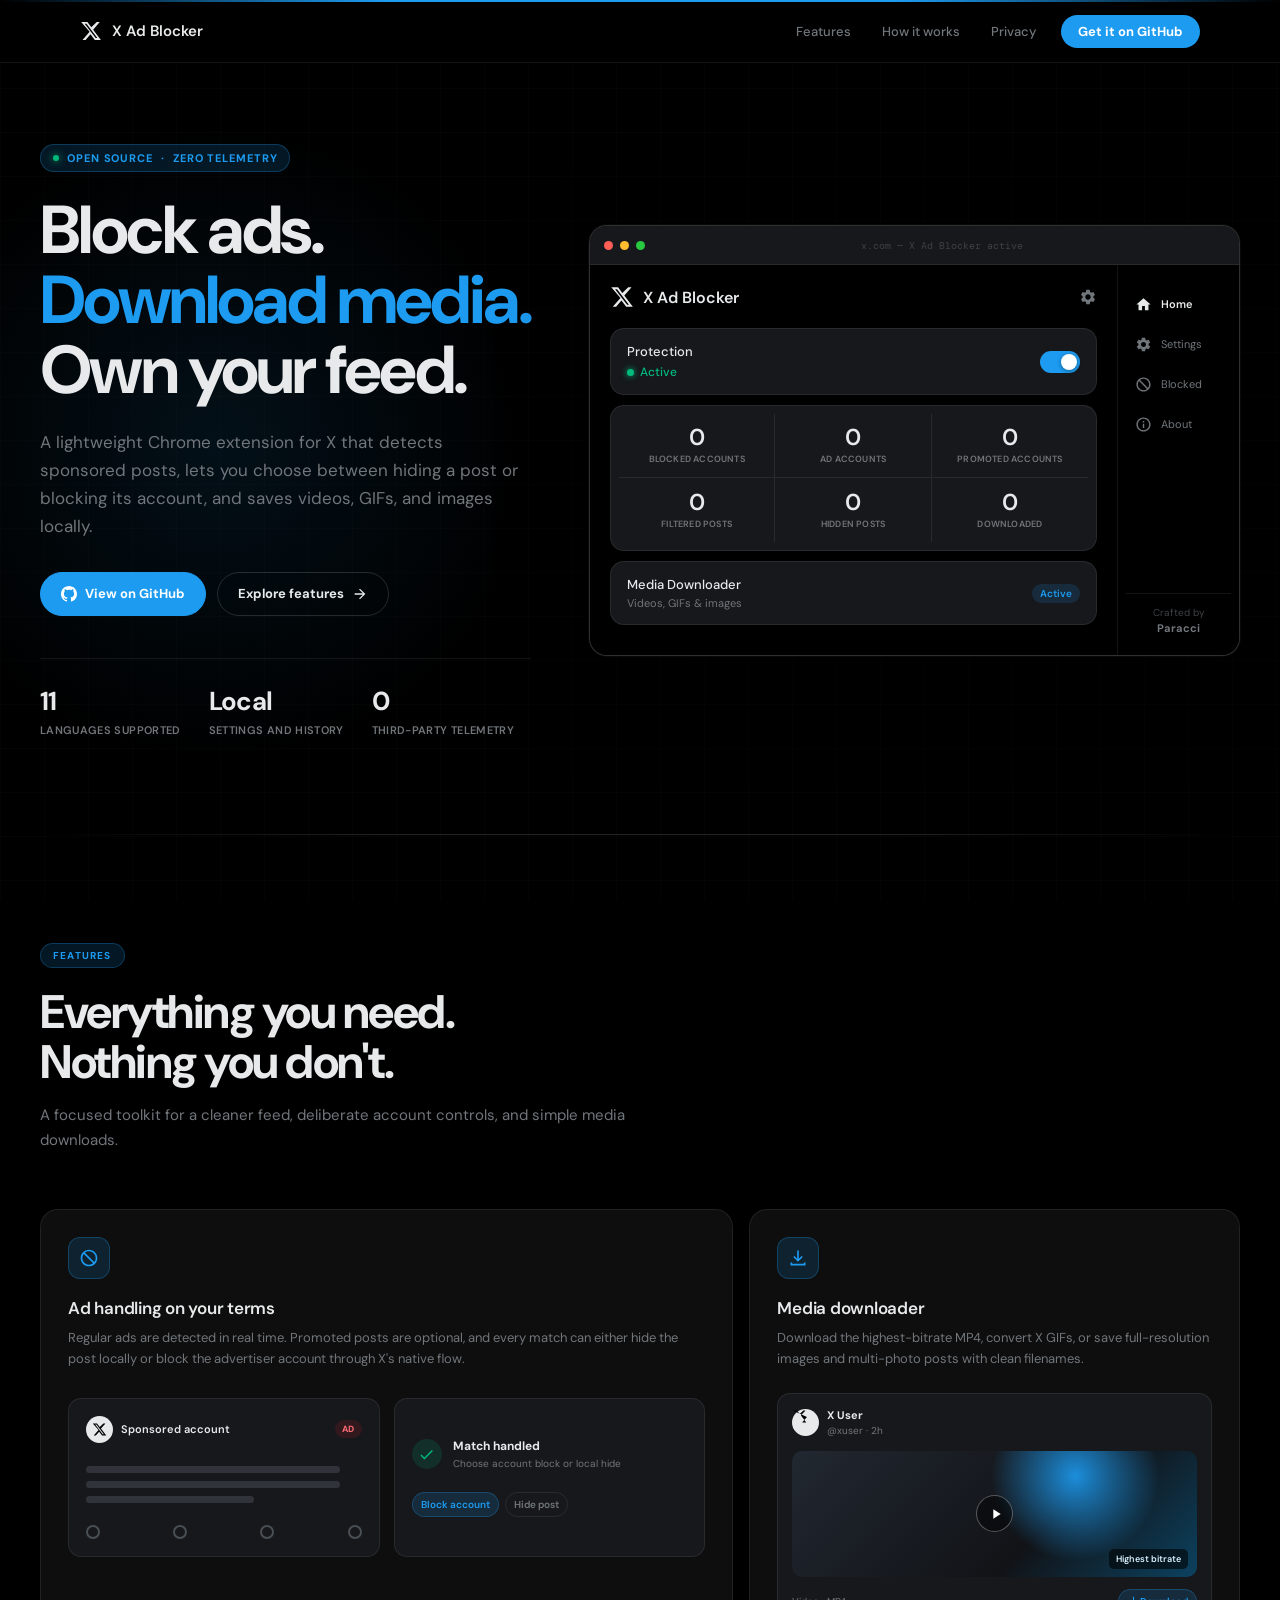
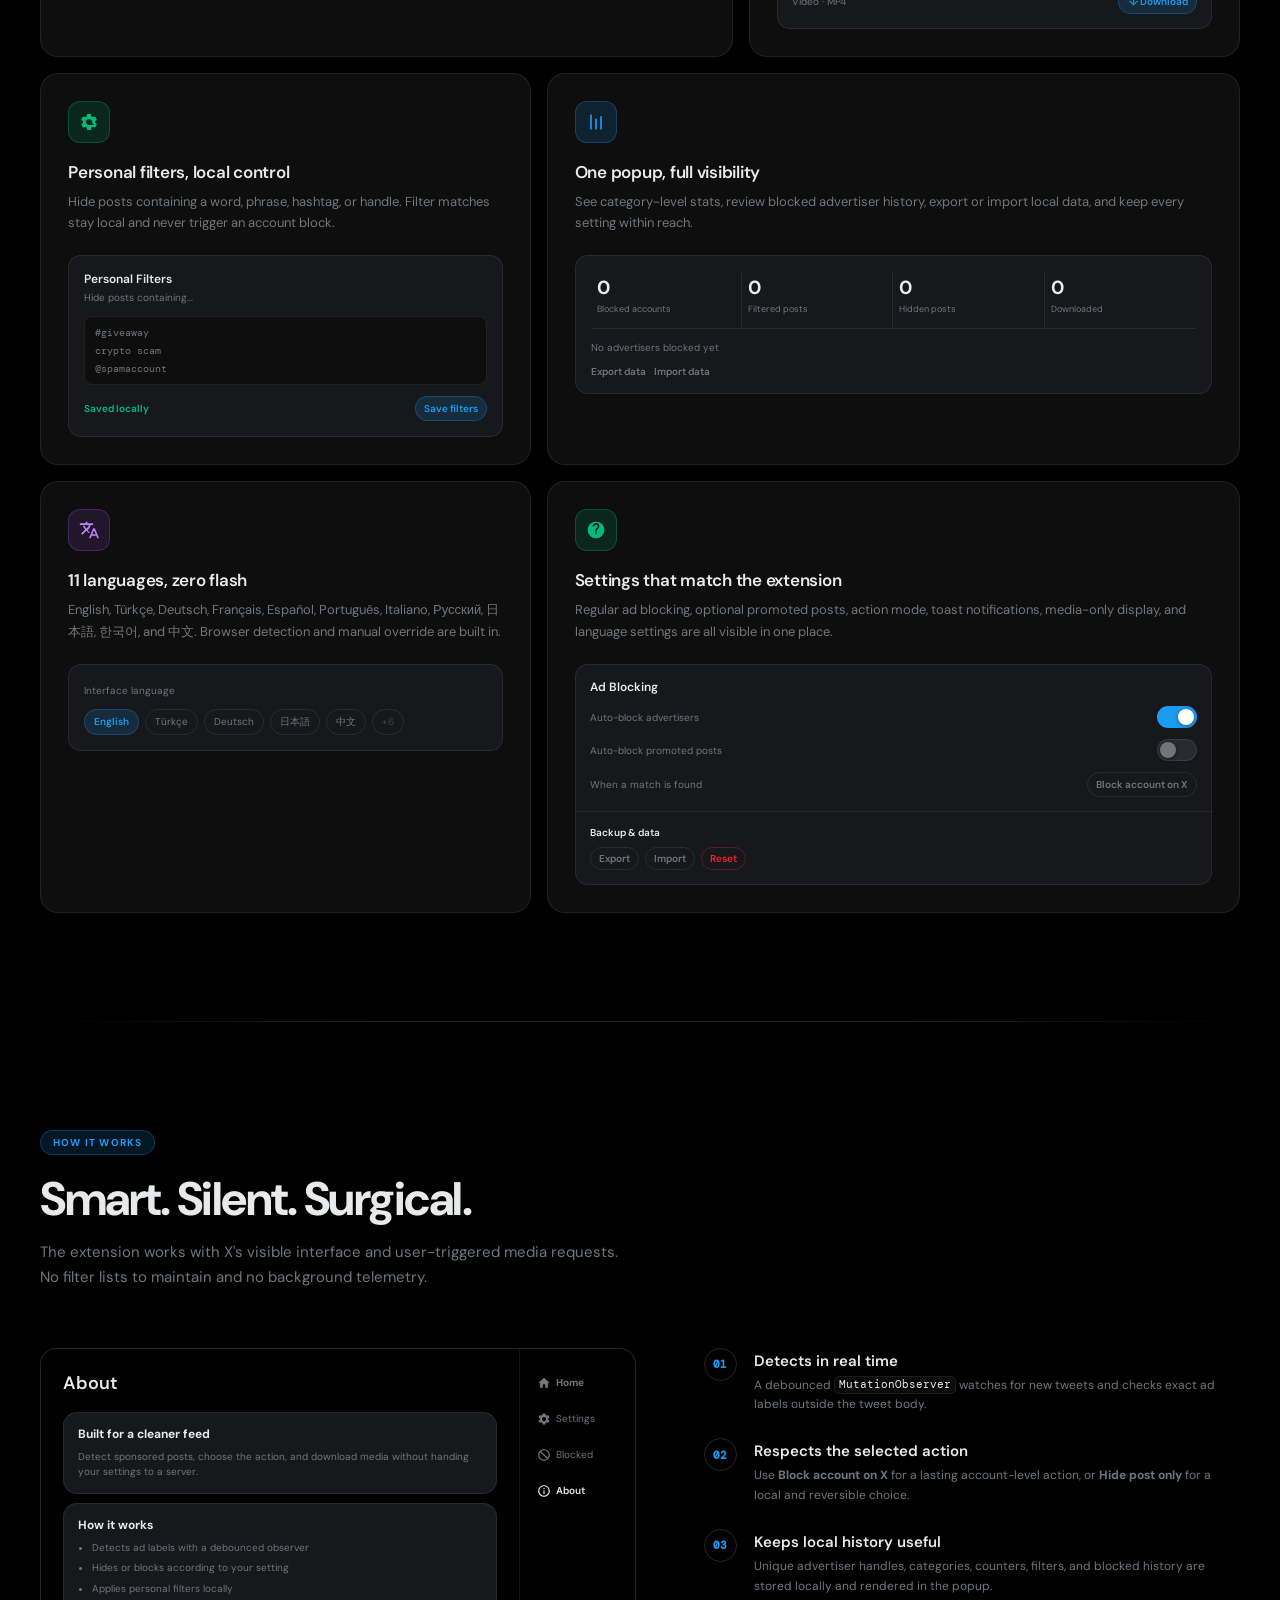
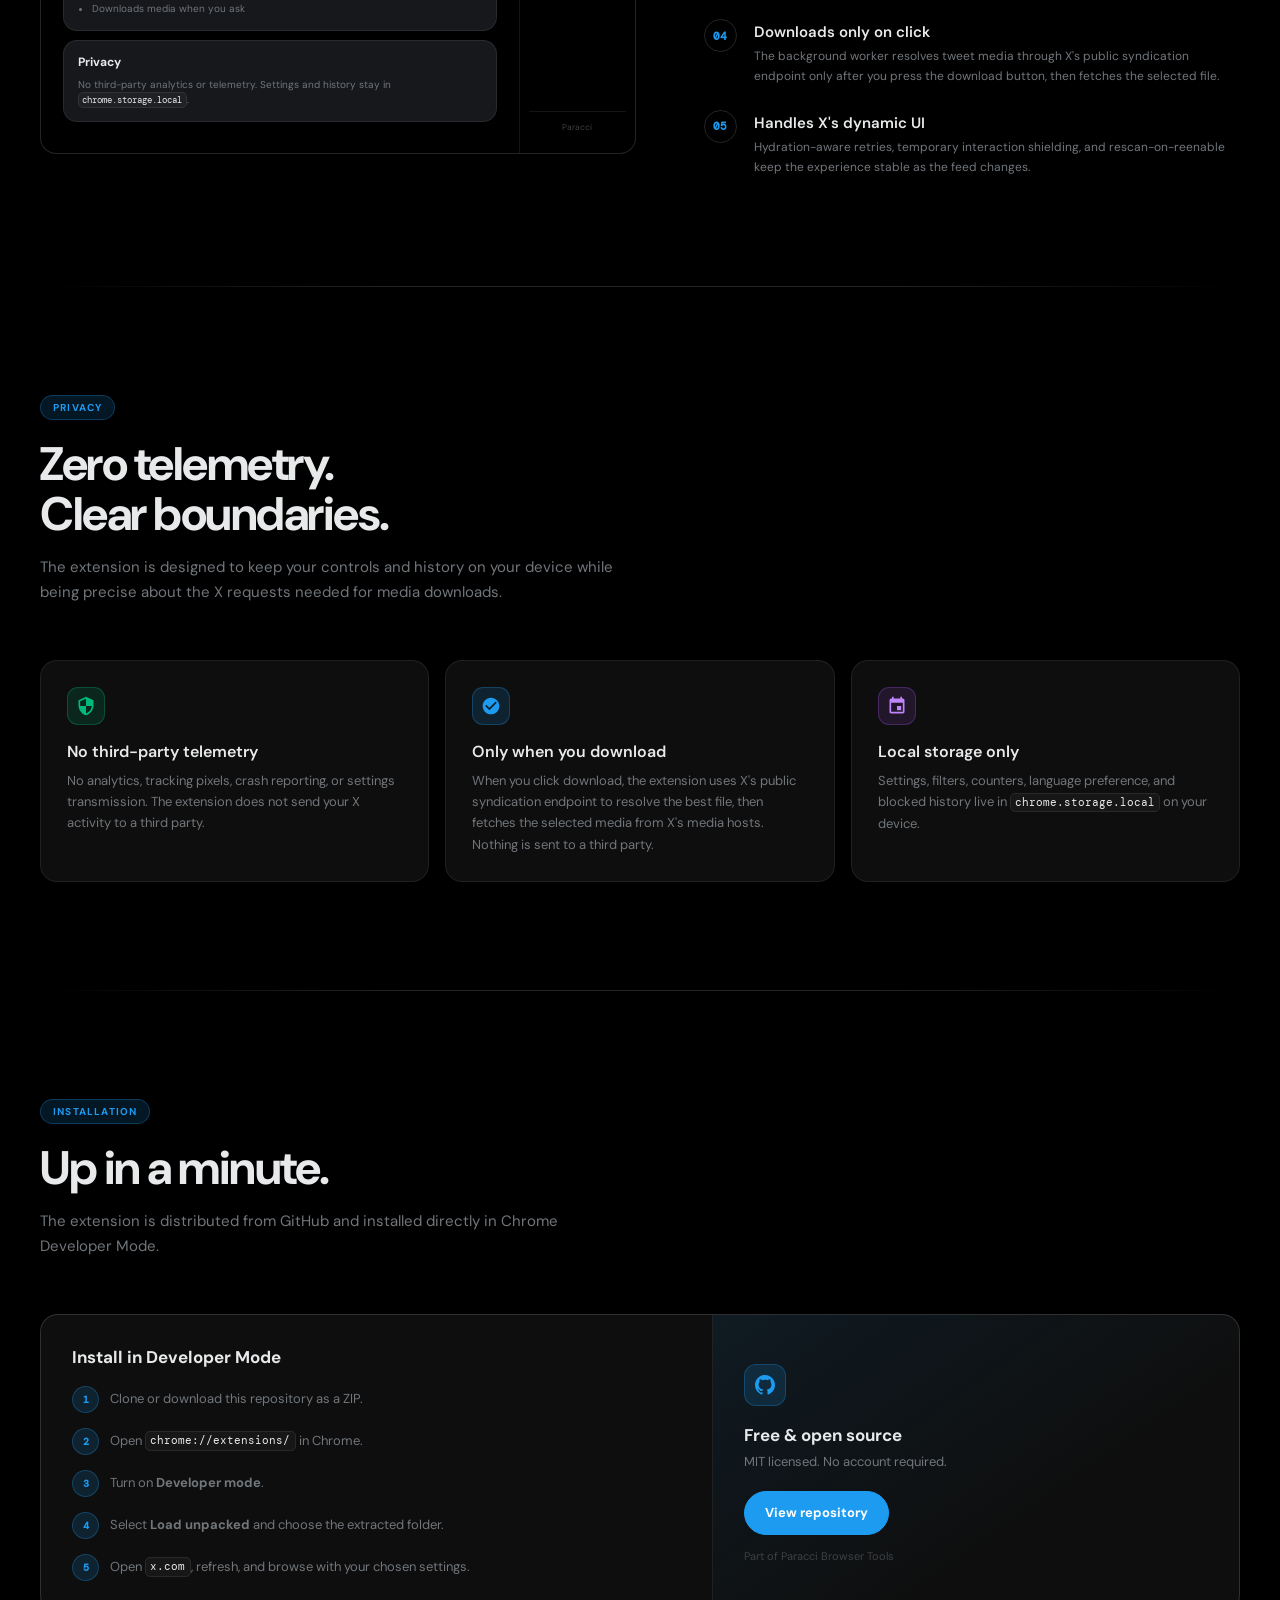
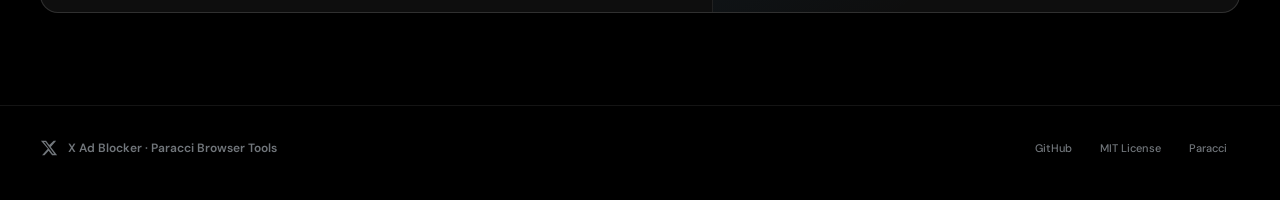
<file: index.html>
<!DOCTYPE html>
<html lang="en">

<head>
  <meta charset="UTF-8">
  <meta name="viewport" content="width=device-width, initial-scale=1.0">
  <meta name="theme-color" content="#000000">
  <meta name="description"
    content="A privacy-first Chrome extension for X that detects sponsored posts, lets you hide or block advertiser accounts, and downloads videos, GIFs, and images.">
  <meta property="og:title" content="X Auto Ad Blocker">
  <meta property="og:description"
    content="A privacy-first Chrome extension for X with local controls, media downloads, and no third-party telemetry.">
  <meta property="og:type" content="website">
  <meta property="og:url" content="https://paracci.github.io/x-auto-ad-blocker/">
  <meta name="twitter:card" content="summary_large_image">
  <meta name="twitter:title" content="X Auto Ad Blocker">
  <meta name="twitter:description"
    content="Choose how sponsored posts are handled, download media, and keep your settings on your device.">
  <title>X Auto Ad Blocker — Take back your X feed</title>

  <link rel="icon"
    href="data:image/svg+xml,<svg xmlns=%22http://www.w3.org/2000/svg%22 viewBox=%220 0 24 24%22><path fill=%22%23e7e9ea%22 d=%22M18.244 2.25h3.308l-7.227 8.26 8.502 11.24H16.17l-4.714-6.231-5.401 6.231H2.747l7.73-8.835L1.254 2.25H8.08l4.259 5.63L18.244 2.25zm-1.161 17.52h1.833L7.084 4.126H5.117L17.083 19.77z%22/></svg>">
  <link rel="preconnect" href="https://fonts.googleapis.com">
  <link rel="preconnect" href="https://fonts.gstatic.com" crossorigin>
  <link
    href="https://fonts.googleapis.com/css2?family=DM+Sans:wght@300;400;500;600;700&family=DM+Mono:wght@400;500&display=swap"
    rel="stylesheet">
  <link rel="stylesheet" href="src/shared/theme.css">
  <link rel="stylesheet" href="landing.css">
</head>

<body>
  <a class="skip-link" href="#main-content">Skip to content</a>

  <header class="site-header">
    <nav class="site-nav" aria-label="Primary navigation">
      <a class="site-brand" href="#top" aria-label="X Auto Ad Blocker home">
        <svg class="brand-mark" viewBox="0 0 24 24" aria-hidden="true">
          <path
            d="M18.244 2.25h3.308l-7.227 8.26 8.502 11.24H16.17l-4.714-6.231-5.401 6.231H2.747l7.73-8.835L1.254 2.25H8.08l4.259 5.63L18.244 2.25zm-1.161 17.52h1.833L7.084 4.126H5.117L17.083 19.77z" />
        </svg>
        <span>X Ad Blocker</span>
      </a>

      <div class="nav-links" id="primary-navigation">
        <a class="nav-link" href="#features">Features</a>
        <a class="nav-link" href="#how-it-works">How it works</a>
        <a class="nav-link" href="#privacy">Privacy</a>
        <a class="nav-cta" href="https://github.com/Paracci/x-auto-ad-blocker" target="_blank"
          rel="noopener noreferrer">Get it on GitHub</a>
      </div>

      <button class="nav-menu-toggle" type="button" data-menu-toggle aria-expanded="false"
        aria-controls="primary-navigation">
        <span>Menu</span>
        <svg viewBox="0 0 24 24" aria-hidden="true">
          <path d="M4 6h16v2H4zm0 5h16v2H4zm0 5h16v2H4z" />
        </svg>
      </button>
    </nav>
  </header>

  <main id="main-content" tabindex="-1">
    <section class="hero" id="top" aria-labelledby="hero-title">
      <div class="hero-glow" aria-hidden="true"></div>
      <div class="hero-layout">
        <div class="hero-content">
          <p class="eyebrow">
            <span class="eyebrow-dot" aria-hidden="true"></span>
            Open source <span aria-hidden="true">·</span> Zero telemetry
          </p>
          <h1 id="hero-title">Block ads.<br><span class="accent">Download media.</span><br>Own your feed.</h1>
          <p class="hero-sub">
            A lightweight Chrome extension for X that detects sponsored posts, lets you choose between hiding a post
            or blocking its account, and saves videos, GIFs, and images locally.
          </p>

          <div class="hero-actions">
            <a class="button button-primary" href="https://github.com/Paracci/x-auto-ad-blocker" target="_blank"
              rel="noopener noreferrer">
              <svg viewBox="0 0 24 24" aria-hidden="true">
                <path
                  d="M12 0C5.37 0 0 5.37 0 12c0 5.3 3.44 9.8 8.21 11.39.6.11.82-.26.82-.58v-2.03c-3.34.73-4.04-1.61-4.04-1.61-.54-1.38-1.33-1.74-1.33-1.74-1.09-.74.08-.73.08-.73 1.2.09 1.84 1.24 1.84 1.24 1.07 1.83 2.81 1.3 3.5 1 .1-.78.42-1.3.76-1.6-2.67-.3-5.47-1.33-5.47-5.93 0-1.31.47-2.38 1.24-3.22-.14-.3-.54-1.52.1-3.18 0 0 1.01-.32 3.3 1.23A11.5 11.5 0 0 1 12 5.8c1.02.005 2.05.14 3.01.41 2.29-1.55 3.3-1.23 3.3-1.23.64 1.66.24 2.88.12 3.18.77.84 1.24 1.91 1.24 3.22 0 4.61-2.81 5.63-5.49 5.92.43.37.82 1.1.82 2.22v3.29c0 .32.21.7.82.58C20.56 21.8 24 17.3 24 12c0-6.63-5.37-12-12-12z" />
              </svg>
              View on GitHub
            </a>
            <a class="button button-secondary" href="#features">
              Explore features
              <svg viewBox="0 0 24 24" aria-hidden="true">
                <path d="M12 4l-1.41 1.41L16.17 11H4v2h12.17l-5.58 5.59L12 20l8-8z" />
              </svg>
            </a>
          </div>

          <dl class="hero-facts">
            <div class="hero-fact">
              <dt>11</dt>
              <dd>Languages supported</dd>
            </div>
            <div class="hero-fact">
              <dt>Local</dt>
              <dd>Settings and history</dd>
            </div>
            <div class="hero-fact">
              <dt>0</dt>
              <dd>Third-party telemetry</dd>
            </div>
          </dl>
        </div>

        <div class="hero-visual">
          <p class="sr-only">Presentation preview of the extension's Home screen. The controls below are decorative
            and are not interactive.</p>
          <div class="browser-frame" aria-hidden="true">
            <div class="browser-bar">
              <span class="browser-dot browser-dot-red"></span>
              <span class="browser-dot browser-dot-yellow"></span>
              <span class="browser-dot browser-dot-green"></span>
              <span class="browser-url">x.com <span aria-hidden="true">—</span> X Ad Blocker active</span>
            </div>

            <div class="extension-preview">
              <div class="preview-main">
                <div class="preview-header">
                  <div class="preview-brand">
                    <svg class="preview-brand-mark" viewBox="0 0 24 24">
                      <path
                        d="M18.244 2.25h3.308l-7.227 8.26 8.502 11.24H16.17l-4.714-6.231-5.401 6.231H2.747l7.73-8.835L1.254 2.25H8.08l4.259 5.63L18.244 2.25zm-1.161 17.52h1.833L7.084 4.126H5.117L17.083 19.77z" />
                    </svg>
                    <span>X Ad Blocker</span>
                  </div>
                  <span class="preview-settings-glyph">
                    <svg viewBox="0 0 24 24">
                      <path
                        d="M19.14 12.94c.04-.3.06-.61.06-.94 0-.32-.02-.64-.07-.94l2.03-1.58a.49.49 0 0 0 .12-.61l-1.92-3.32a.49.49 0 0 0-.59-.22l-2.39.96a6.97 6.97 0 0 0-1.62-.94l-.36-2.54a.484.484 0 0 0-.48-.41h-3.84c-.24 0-.43.17-.47.41l-.36 2.54c-.59.24-1.13.57-1.62.94l-2.39-.96a.48.48 0 0 0-.59.22L2.74 8.87a.47.47 0 0 0 .12.61l2.03 1.58c-.05.3-.07.63-.07.94s.02.64.07.94l-2.03 1.58a.47.47 0 0 0-.12.61l1.92 3.32c.12.22.37.29.59.22l2.39-.96c.5.37 1.04.7 1.62.94l.36 2.54c.05.24.24.41.48.41h3.84c.24 0 .44-.17.47-.41l.36-2.54c.59-.24 1.13-.57 1.62-.94l2.39.96c.22.08.47 0 .59-.22l1.92-3.32a.47.47 0 0 0-.12-.61l-2.01-1.58zM12 15.6c-1.98 0-3.6-1.62-3.6-3.6s1.62-3.6 3.6-3.6 3.6 1.62 3.6 3.6-1.62 3.6-3.6 3.6z" />
                    </svg>
                  </span>
                </div>

                <div class="preview-card preview-status-card">
                  <div>
                    <div class="preview-label">Protection</div>
                    <div class="preview-status">
                      <span class="status-dot" aria-hidden="true"></span>
                      <span>Active</span>
                    </div>
                  </div>
                  <span class="preview-toggle preview-toggle-on" aria-hidden="true"><span></span></span>
                </div>

                <div class="preview-card preview-stats-card">
                  <div class="preview-stats-grid">
                    <div class="preview-stat">
                      <strong>0</strong>
                      <span>Blocked accounts</span>
                    </div>
                    <div class="preview-stat">
                      <strong>0</strong>
                      <span>Ad accounts</span>
                    </div>
                    <div class="preview-stat">
                      <strong>0</strong>
                      <span>Promoted accounts</span>
                    </div>
                    <div class="preview-stat">
                      <strong>0</strong>
                      <span>Filtered posts</span>
                    </div>
                    <div class="preview-stat">
                      <strong>0</strong>
                      <span>Hidden posts</span>
                    </div>
                    <div class="preview-stat">
                      <strong>0</strong>
                      <span>Downloaded</span>
                    </div>
                  </div>
                </div>

                <div class="preview-card preview-media-card">
                  <div>
                    <div class="preview-label">Media Downloader</div>
                    <span class="preview-sublabel">Videos, GIFs &amp; images</span>
                  </div>
                  <span class="preview-badge">Active</span>
                </div>
              </div>

              <aside class="preview-sidebar">
                <div class="preview-nav">
                  <div class="preview-nav-item preview-nav-item-active">
                    <svg class="preview-nav-icon" viewBox="0 0 24 24">
                      <path d="M10 20v-6h4v6h5v-8h3L12 3 2 12h3v8z" />
                    </svg>
                    <span>Home</span>
                  </div>
                  <div class="preview-nav-item">
                    <svg class="preview-nav-icon" viewBox="0 0 24 24">
                      <path
                        d="M19.14 12.94c.04-.3.06-.61.06-.94 0-.32-.02-.64-.07-.94l2.03-1.58a.49.49 0 0 0 .12-.61l-1.92-3.32a.49.49 0 0 0-.59-.22l-2.39.96a6.97 6.97 0 0 0-1.62-.94l-.36-2.54a.484.484 0 0 0-.48-.41h-3.84c-.24 0-.43.17-.47.41l-.36 2.54c-.59.24-1.13.57-1.62.94l-2.39-.96a.48.48 0 0 0-.59.22L2.74 8.87a.47.47 0 0 0 .12.61l2.03 1.58c-.05.3-.07.63-.07.94s.02.64.07.94l-2.03 1.58a.47.47 0 0 0-.12.61l1.92 3.32c.12.22.37.29.59.22l2.39-.96c.5.37 1.04.7 1.62.94l.36 2.54c.05.24.24.41.48.41h3.84c.24 0 .44-.17.47-.41l.36-2.54c.59-.24 1.13-.57 1.62-.94l2.39.96c.22.08.47 0 .59-.22l1.92-3.32a.47.47 0 0 0-.12-.61l-2.01-1.58zM12 15.6c-1.98 0-3.6-1.62-3.6-3.6s1.62-3.6 3.6-3.6 3.6 1.62 3.6 3.6-1.62 3.6-3.6 3.6z" />
                    </svg>
                    <span>Settings</span>
                  </div>
                  <div class="preview-nav-item">
                    <svg class="preview-nav-icon" viewBox="0 0 24 24">
                      <path
                        d="M12 2C6.48 2 2 6.48 2 12s4.48 10 10 10 10-4.48 10-10S17.52 2 12 2zm0 18c-4.41 0-8-3.59-8-8 0-1.85.63-3.55 1.69-4.9L16.9 18.31C15.55 19.37 13.85 20 12 20zm6.31-3.1L7.1 5.69C8.45 4.63 10.15 4 12 4c4.41 0 8 3.59 8 8 0 1.85-.63 3.55-1.69 4.9z" />
                    </svg>
                    <span>Blocked</span>
                  </div>
                  <div class="preview-nav-item">
                    <svg class="preview-nav-icon" viewBox="0 0 24 24">
                      <path d="M11 7h2v2h-2zm0 4h2v6h-2zm1-9C6.48 2 2 6.48 2 12s4.48 10 10 10 10-4.48 10-10S17.52 2 12 2zm0 18c-4.41 0-8-3.59-8-8s3.59-8 8-8 8 3.59 8 8-3.59 8-8 8z" />
                    </svg>
                    <span>About</span>
                  </div>
                </div>
                <div class="preview-credit">
                  <span>Crafted by</span>
                  <strong>Paracci</strong>
                </div>
              </aside>
            </div>
          </div>
        </div>
      </div>
    </section>

    <div class="section-divider" aria-hidden="true"></div>

    <section class="section-shell" id="features" aria-labelledby="features-title">
      <div class="section-heading">
        <p class="section-kicker">Features</p>
        <h2 class="section-title" id="features-title">Everything you need.<br>Nothing you don't.</h2>
        <p class="section-sub">A focused toolkit for a cleaner feed, deliberate account controls, and simple media
          downloads.</p>
      </div>

      <div class="features-grid">
        <article class="feature-card feature-card-wide reveal">
          <div class="feature-copy">
            <div class="feature-icon feature-icon-blue" aria-hidden="true">
              <svg viewBox="0 0 24 24">
                <path
                  d="M12 2C6.48 2 2 6.48 2 12s4.48 10 10 10 10-4.48 10-10S17.52 2 12 2zm0 18c-4.41 0-8-3.59-8-8 0-1.85.63-3.55 1.69-4.9L16.9 18.31C15.55 19.37 13.85 20 12 20zm6.31-3.1L7.1 5.69C8.45 4.63 10.15 4 12 4c4.41 0 8 3.59 8 8 0 1.85-.63 3.55-1.69 4.9z" />
              </svg>
            </div>
            <h3>Ad handling on your terms</h3>
            <p>Regular ads are detected in real time. Promoted posts are optional, and every match can either hide the
              post locally or block the advertiser account through X's native flow.</p>
          </div>

          <div class="ad-demo" aria-hidden="true">
            <div class="ad-demo-post">
              <div class="ad-demo-topline">
                <span class="avatar-placeholder">
                  <svg viewBox="0 0 24 24" aria-hidden="true">
                    <path d="M18.244 2.25h3.308l-7.227 8.26 8.502 11.24H16.17l-4.714-6.231-5.401 6.231H2.747l7.73-8.835L1.254 2.25H8.08l4.259 5.63L18.244 2.25zm-1.161 17.52h1.833L7.084 4.126H5.117L17.083 19.77z" />
                  </svg>
                </span>
                <span class="ad-demo-author">Sponsored account</span>
                <span class="ad-label">Ad</span>
              </div>
              <div class="ad-demo-lines">
                <span></span>
                <span></span>
                <span class="ad-demo-line-short"></span>
              </div>
              <div class="ad-demo-actionbar">
                <span></span><span></span><span></span><span></span>
              </div>
            </div>
            <div class="ad-demo-result">
              <div class="result-check">
                <svg viewBox="0 0 24 24" aria-hidden="true">
                  <path d="M9 16.17 4.83 12l-1.42 1.41L9 19 21 7l-1.41-1.41z" />
                </svg>
              </div>
              <div>
                <strong>Match handled</strong>
                <span>Choose account block or local hide</span>
              </div>
              <div class="mode-pills">
                <span class="mode-pill mode-pill-active">Block account</span>
                <span class="mode-pill">Hide post</span>
              </div>
            </div>
          </div>
        </article>

        <article class="feature-card feature-card-media reveal">
          <div class="feature-icon feature-icon-blue" aria-hidden="true">
            <svg viewBox="0 0 24 24">
              <path d="M12 16.59l-5.7-5.7 1.41-1.42L11 12.76V3h2v9.76l3.3-3.3 1.41 1.42L12 16.59zM3 21v-3.5h2V19h14v-1.5h2V21H3z" />
            </svg>
          </div>
          <h3>Media downloader</h3>
          <p>Download the highest-bitrate MP4, convert X GIFs, or save full-resolution images and multi-photo posts
            with clean filenames.</p>

          <div class="media-demo" aria-hidden="true">
            <div class="media-demo-topline">
              <span class="avatar-placeholder">
                <svg viewBox="0 0 24 24" aria-hidden="true">
                  <path d="M18.244 2.25h3.308l-7.227 8.26 8.502 11.24H16.17l7.73-8.835L1.254 2.25H8.08l4.259 5.63L18.244 2.25z" />
                </svg>
              </span>
              <div>
                <strong>X User</strong>
                <span>@xuser · 2h</span>
              </div>
            </div>
            <div class="media-thumbnail">
              <span class="media-play">
                <svg viewBox="0 0 24 24" aria-hidden="true">
                  <path d="M8 5v14l11-7z" />
                </svg>
              </span>
              <span class="media-quality">Highest bitrate</span>
            </div>
            <div class="media-demo-footer">
              <span>Video · MP4</span>
              <span class="download-chip">
                <svg viewBox="0 0 24 24" aria-hidden="true">
                  <path d="M12 16.59 5.41 10 4 11.41l8 8 8-8L18.59 10zM11 3h2v12h-2z" />
                </svg>
                Download
              </span>
            </div>
          </div>
        </article>

        <article class="feature-card feature-card-controls reveal">
          <div class="feature-icon feature-icon-green" aria-hidden="true">
            <svg viewBox="0 0 24 24">
              <path
                d="M19.14 12.94c.04-.3.06-.61.06-.94.02-.32-.02-.64-.07-.94l2.03-1.58a.49.49 0 0 0 .12-.61l-1.92-3.32a.49.49 0 0 0-.59-.22l-2.39.96a6.97 6.97 0 0 0-1.62-.94l-.36-2.54a.484.484 0 0 0-.48-.41h-3.84c-.24 0-.43.17-.47.41l-.36 2.54c-.59.24-1.13.57-1.62.94l-2.39-.96a.48.48 0 0 0-.59.22L2.74 8.87a.47.47 0 0 0 .12.61l2.03 1.58c-.05.3-.07.63-.07.94s.02.64.07.94l-2.03 1.58a.47.47 0 0 0-.12.61l1.92 3.32c.12.22.37.29.59.22l2.39-.96c.5.37 1.04.7 1.62.94l.36 2.54c.05.24.24.41.48.41h3.84c.24 0 .44-.17.47-.41l.36-2.54c.59-.24 1.13-.57 1.62-.94l2.39.96c.22.08.47 0 .59-.22l1.92-3.32a.47.47 0 0 0-.12-.61l-2.01-1.58zM12 15.6c-1.98 0-3.6-1.62-3.6-3.6s1.62-3.6 3.6-3.6 3.6 1.62 3.6 3.6 1.62 3.6 3.6 3.6 3.6z" />
            </svg>
          </div>
          <h3>Personal filters, local control</h3>
          <p>Hide posts containing a word, phrase, hashtag, or handle. Filter matches stay local and never trigger an
            account block.</p>

          <div class="settings-demo" aria-hidden="true">
            <div class="settings-demo-heading">Personal Filters</div>
            <div class="settings-demo-subheading">Hide posts containing...</div>
            <div class="filter-input">
              <span>#giveaway</span>
              <span>crypto scam</span>
              <span>@spamaccount</span>
            </div>
            <div class="settings-demo-actions">
              <span>Saved locally</span>
              <span class="save-chip">Save filters</span>
            </div>
          </div>
        </article>

        <article class="feature-card feature-card-stats reveal">
          <div class="feature-icon feature-icon-blue" aria-hidden="true">
            <svg viewBox="0 0 24 24">
              <path d="M5 3h2v18H5V3zm6 5h2v13h-2V8zm6-3h2v16h-2V5z" />
            </svg>
          </div>
          <h3>One popup, full visibility</h3>
          <p>See category-level stats, review blocked advertiser history, export or import local data, and keep every
            setting within reach.</p>

          <div class="stats-history-demo" aria-hidden="true">
            <div class="mini-stat-grid">
              <div><strong>0</strong><span>Blocked accounts</span></div>
              <div><strong>0</strong><span>Filtered posts</span></div>
              <div><strong>0</strong><span>Hidden posts</span></div>
              <div><strong>0</strong><span>Downloaded</span></div>
            </div>
            <div class="history-demo-empty">No advertisers blocked yet</div>
            <div class="history-demo-tools">
              <span>Export data</span>
              <span>Import data</span>
            </div>
          </div>
        </article>

        <article class="feature-card feature-card-languages reveal">
          <div class="feature-icon feature-icon-purple" aria-hidden="true">
            <svg viewBox="0 0 24 24">
              <path d="M12.87 15.07l-2.54-2.51.03-.03A17.5 17.5 0 0 0 14.07 6H17V4h-7V2H8v2H1v2h11.17a15.1 15.1 0 0 1-3.3 4.47A15.5 15.5 0 0 1 6.6 7H4.6c.7 1.66 1.68 3.18 2.88 4.47l-4.9 4.83L4 17.72l4.9-4.9 3.05 3.05.92-.8zM19 10h-2l-5 12h2l1.25-3h5.5L22 22h2l-5-12zm-3.08 7L18 12.43 20.08 17h-4.16z" />
            </svg>
          </div>
          <h3>11 languages, zero flash</h3>
          <p>English, Türkçe, Deutsch, Français, Español, Português, Italiano, Русский, 日本語, 한국어, and 中文.
            Browser detection and manual override are built in.</p>

          <div class="language-demo" aria-hidden="true">
            <div class="language-demo-label">Interface language</div>
            <div class="language-chips">
              <span class="language-chip language-chip-active">English</span>
              <span class="language-chip">Türkçe</span>
              <span class="language-chip">Deutsch</span>
              <span class="language-chip">日本語</span>
              <span class="language-chip">中文</span>
              <span class="language-chip language-chip-more">+6</span>
            </div>
          </div>
        </article>

        <article class="feature-card feature-card-settings reveal">
          <div class="feature-icon feature-icon-green" aria-hidden="true">
            <svg viewBox="0 0 24 24">
              <path d="M12 2a10 10 0 1 0 10 10A10 10 0 0 0 12 2zm1 15h-2v-2h2zm2.07-7.25-.9.92A3.4 3.4 0 0 0 13 13.25V14h-2v-.92a4.3 4.3 0 0 1 1.27-3l1.24-1.26A1.6 1.6 0 0 0 14 7.7a2 2 0 0 0-4 0H8a4 4 0 0 1 8 0 3.42 3.42 0 0 1-.93 2.05z" />
            </svg>
          </div>
          <h3>Settings that match the extension</h3>
          <p>Regular ad blocking, optional promoted posts, action mode, toast notifications, media-only display, and
            language settings are all visible in one place.</p>

          <div class="settings-panel-demo" aria-hidden="true">
            <div class="settings-panel-section">
              <div class="settings-panel-title">Ad Blocking</div>
              <div class="settings-panel-row">
                <span>Auto-block advertisers</span>
                <span class="preview-toggle preview-toggle-on"><span></span></span>
              </div>
              <div class="settings-panel-row">
                <span>Auto-block promoted posts</span>
                <span class="preview-toggle"><span></span></span>
              </div>
              <div class="settings-panel-row">
                <span>When a match is found</span>
                <span class="select-chip">Block account on X</span>
              </div>
            </div>
            <div class="settings-panel-section settings-panel-tools">
              <span>Backup &amp; data</span>
              <span class="tool-chip">Export</span>
              <span class="tool-chip">Import</span>
              <span class="tool-chip tool-chip-danger">Reset</span>
            </div>
          </div>
        </article>
      </div>
    </section>

    <div class="section-divider" aria-hidden="true"></div>

    <section class="section-shell" id="how-it-works" aria-labelledby="how-title">
      <div class="section-heading">
        <p class="section-kicker">How it works</p>
        <h2 class="section-title" id="how-title">Smart. Silent. Surgical.</h2>
        <p class="section-sub">The extension works with X's visible interface and user-triggered media requests. No
          filter lists to maintain and no background telemetry.</p>
      </div>

      <div class="how-layout">
        <div class="about-preview" aria-hidden="true">
          <div class="about-preview-main">
            <div class="about-preview-heading">
              <span class="about-preview-title">About</span>
            </div>
            <div class="about-preview-card">
              <strong>Built for a cleaner feed</strong>
              <p>Detect sponsored posts, choose the action, and download media without handing your settings to a
                server.</p>
            </div>
            <div class="about-preview-card">
              <strong>How it works</strong>
              <ul>
                <li>Detects ad labels with a debounced observer</li>
                <li>Hides or blocks according to your setting</li>
                <li>Applies personal filters locally</li>
                <li>Downloads media when you ask</li>
              </ul>
            </div>
            <div class="about-preview-card">
              <strong>Privacy</strong>
              <p>No third-party analytics or telemetry. Settings and history stay in <code>chrome.storage.local</code>.
              </p>
            </div>
          </div>
          <div class="about-preview-sidebar">
            <span>
              <svg viewBox="0 0 24 24" aria-hidden="true"><path d="M10 20v-6h4v6h5v-8h3L12 3 2 12h3v8z" /></svg>
              <b>Home</b>
            </span>
            <span>
              <svg viewBox="0 0 24 24" aria-hidden="true"><path d="M19.14 12.94c.04-.3.06-.61.06-.94 0-.32-.02-.64-.07-.94l2.03-1.58a.49.49 0 0 0 .12-.61l-1.92-3.32a.49.49 0 0 0-.59-.22l-2.39.96a6.97 6.97 0 0 0-1.62-.94l-.36-2.54a.484.484 0 0 0-.48-.41h-3.84c-.24 0-.43.17-.47.41l-.36 2.54c-.59.24-1.13.57-1.62.94l-2.39-.96a.48.48 0 0 0-.59.22L2.74 8.87a.47.47 0 0 0 .12.61l2.03 1.58c-.05.3-.07.63-.07.94s.02.64.07.94l-2.03 1.58a.47.47 0 0 0-.12.61l1.92 3.32c.12.22.37.29.59.22l2.39-.96c.5.37 1.04.7 1.62.94l.36 2.54c.05.24.24.41.48.41h3.84c.24 0 .44-.17.47-.41l.36-2.54c.59-.24 1.13-.57 1.62-.94l2.39.96c.22.08.47 0 .59-.22l1.92-3.32a.47.47 0 0 0-.12-.61l-2.01-1.58zM12 15.6c-1.98 0-3.6-1.62-3.6-3.6s1.62-3.6 3.6-3.6 3.6 1.62 3.6 3.6-1.62 3.6-3.6 3.6z" /></svg>
              Settings
            </span>
            <span>
              <svg viewBox="0 0 24 24" aria-hidden="true"><path d="M12 2C6.48 2 2 6.48 2 12s4.48 10 10 10 10-4.48 10-10S17.52 2 12 2zm0 18c-4.41 0-8-3.59-8-8 0-1.85.63-3.55 1.69-4.9L16.9 18.31C15.55 19.37 13.85 20 12 20zm6.31-3.1L7.1 5.69C8.45 4.63 10.15 4 12 4c4.41 0 8 3.59 8 8 0 1.85-.63 3.55-1.69 4.9z" /></svg>
              Blocked
            </span>
            <span class="about-preview-active">
              <svg viewBox="0 0 24 24" aria-hidden="true"><path d="M11 7h2v2h-2zm0 4h2v6h-2zm1-9C6.48 2 2 6.48 2 12s4.48 10 10 10 10-4.48 10-10S17.52 2 12 2zm0 18c-4.41 0-8-3.59-8-8s3.59-8 8-8 8 3.59 8 8-3.59 8-8 8z" /></svg>
              About
            </span>
            <small>Paracci</small>
          </div>
        </div>

        <div class="steps-list">
          <div class="step-row reveal">
            <span class="step-number">01</span>
            <div>
              <h3>Detects in real time</h3>
              <p>A debounced <code>MutationObserver</code> watches for new tweets and checks exact ad labels outside
                the tweet body.</p>
            </div>
          </div>
          <div class="step-row reveal">
            <span class="step-number">02</span>
            <div>
              <h3>Respects the selected action</h3>
              <p>Use <strong>Block account on X</strong> for a lasting account-level action, or <strong>Hide post
                  only</strong> for a local and reversible choice.</p>
            </div>
          </div>
          <div class="step-row reveal">
            <span class="step-number">03</span>
            <div>
              <h3>Keeps local history useful</h3>
              <p>Unique advertiser handles, categories, counters, filters, and blocked history are stored locally and
                rendered in the popup.</p>
            </div>
          </div>
          <div class="step-row reveal">
            <span class="step-number">04</span>
            <div>
              <h3>Downloads only on click</h3>
              <p>The background worker resolves tweet media through X's public syndication endpoint only after you press
                the download button, then fetches the selected file.</p>
            </div>
          </div>
          <div class="step-row reveal">
            <span class="step-number">05</span>
            <div>
              <h3>Handles X's dynamic UI</h3>
              <p>Hydration-aware retries, temporary interaction shielding, and rescan-on-reenable keep the experience
                stable as the feed changes.</p>
            </div>
          </div>
        </div>
      </div>
    </section>

    <div class="section-divider" aria-hidden="true"></div>

    <section class="section-shell" id="privacy" aria-labelledby="privacy-title">
      <div class="section-heading">
        <p class="section-kicker">Privacy</p>
        <h2 class="section-title" id="privacy-title">Zero telemetry.<br>Clear boundaries.</h2>
        <p class="section-sub">The extension is designed to keep your controls and history on your device while being
          precise about the X requests needed for media downloads.</p>
      </div>

      <div class="privacy-grid">
        <article class="privacy-card reveal">
          <div class="privacy-icon privacy-icon-green" aria-hidden="true">
            <svg viewBox="0 0 24 24">
              <path d="M12 1 3 5v6c0 5.55 3.84 10.74 9 12 5.16-1.26 9-6.45 9-12V5l-9-4zm0 10.99h7c-.53 4.12-3.28 7.79-7 8.94V12H5V6.3l7-3.11v8.8z" />
            </svg>
          </div>
          <h3>No third-party telemetry</h3>
          <p>No analytics, tracking pixels, crash reporting, or settings transmission. The extension does not send
            your X activity to a third party.</p>
        </article>
        <article class="privacy-card reveal">
          <div class="privacy-icon privacy-icon-blue" aria-hidden="true">
            <svg viewBox="0 0 24 24">
              <path d="M12 2C6.48 2 2 6.48 2 12s4.48 10 10 10 10-4.48 10-10S17.52 2 12 2zm-2 15-5-5 1.41-1.41L10 14.17l7.59-7.59L19 8l-9 9z" />
            </svg>
          </div>
          <h3>Only when you download</h3>
          <p>When you click download, the extension uses X's public syndication endpoint to resolve the best file, then
            fetches the selected media from X's media hosts. Nothing is sent to a third party.</p>
        </article>
        <article class="privacy-card reveal">
          <div class="privacy-icon privacy-icon-purple" aria-hidden="true">
            <svg viewBox="0 0 24 24">
              <path d="M17 12h-5v5h5v-5zM16 1v2H8V1H6v2H5c-1.11 0-1.99.9-1.99 2L3 19c0 1.1.89 2 2 2h14c1.1 0 2-.9 2-2V5c0-1.1-.89-2-2-2h-1V1h-2zm3 18H5V8h14v11z" />
            </svg>
          </div>
          <h3>Local storage only</h3>
          <p>Settings, filters, counters, language preference, and blocked history live in
            <code>chrome.storage.local</code> on your device.</p>
        </article>
      </div>
    </section>

    <div class="section-divider" aria-hidden="true"></div>

    <section class="section-shell install-section" id="install" aria-labelledby="install-title">
      <div class="section-heading">
        <p class="section-kicker">Installation</p>
        <h2 class="section-title" id="install-title">Up in a minute.</h2>
        <p class="section-sub">The extension is distributed from GitHub and installed directly in Chrome Developer
          Mode.</p>
      </div>

      <div class="install-panel reveal">
        <div class="install-steps">
          <h3>Install in Developer Mode</h3>
          <ol>
            <li><span>1</span><p>Clone or download this repository as a ZIP.</p></li>
            <li><span>2</span><p>Open <code>chrome://extensions/</code> in Chrome.</p></li>
            <li><span>3</span><p>Turn on <strong>Developer mode</strong>.</p></li>
            <li><span>4</span><p>Select <strong>Load unpacked</strong> and choose the extracted folder.</p></li>
            <li><span>5</span><p>Open <code>x.com</code>, refresh, and browse with your chosen settings.</p></li>
          </ol>
        </div>
        <div class="install-aside">
          <div class="install-aside-icon" aria-hidden="true">
            <svg viewBox="0 0 24 24">
              <path d="M12 0C5.37 0 0 5.37 0 12c0 5.3 3.44 9.8 8.21 11.39.6.11.82-.26.82-.58v-2.03c-3.34.73-4.04-1.61-4.04-1.61-.54-1.38-1.33-1.74-1.33-1.74-1.09-.74.08-.73.08-.73 1.2.09 1.84 1.24 1.84 1.24 1.07 1.83 2.81 1.3 3.5 1 .1-.78.42-1.3.76-1.6-2.67-.3-5.47-1.33-5.47-5.93 0-1.31.47-2.38 1.24-3.22-.14-.3-.54-1.52.1-3.18 0 0 1.01-.32 3.3 1.23A11.5 11.5 0 0 1 12 5.8c1.02.005 2.05.14 3.01.41 2.29-1.55 3.3-1.23 3.3-1.23.64 1.66.24 2.88.12 3.18.77.84 1.24 1.91 1.24 3.22 0 4.61-2.81 5.63-5.49 5.92.43.37.82 1.1.82 2.22v3.29c0 .32.21.7.82.58C20.56 21.8 24 17.3 24 12c0-6.63-5.37-12-12-12z" />
            </svg>
          </div>
          <h3>Free &amp; open source</h3>
          <p>MIT licensed. No account required.</p>
          <a class="button button-primary" href="https://github.com/Paracci/x-auto-ad-blocker" target="_blank"
            rel="noopener noreferrer">View repository</a>
          <small>Part of Paracci Browser Tools</small>
        </div>
      </div>
    </section>
  </main>

  <footer class="site-footer">
    <a class="footer-brand" href="#top">
      <svg class="brand-mark" viewBox="0 0 24 24" aria-hidden="true">
        <path
          d="M18.244 2.25h3.308l-7.227 8.26 8.502 11.24H16.17l-4.714-6.231-5.401 6.231H2.747l7.73-8.835L1.254 2.25H8.08l4.259 5.63L18.244 2.25zm-1.161 17.52h1.833L7.084 4.126H5.117L17.083 19.77z" />
      </svg>
      <span>X Ad Blocker <span aria-hidden="true">·</span> Paracci Browser Tools</span>
    </a>
    <nav class="footer-links" aria-label="Footer navigation">
      <a href="https://github.com/Paracci/x-auto-ad-blocker" target="_blank" rel="noopener noreferrer">GitHub</a>
      <a href="https://github.com/Paracci/x-auto-ad-blocker/blob/main/LICENSE" target="_blank"
        rel="noopener noreferrer">MIT License</a>
      <a href="https://github.com/paracci" target="_blank" rel="noopener noreferrer">Paracci</a>
    </nav>
  </footer>

  <script src="landing.js" defer></script>
</body>

</html>
</file>
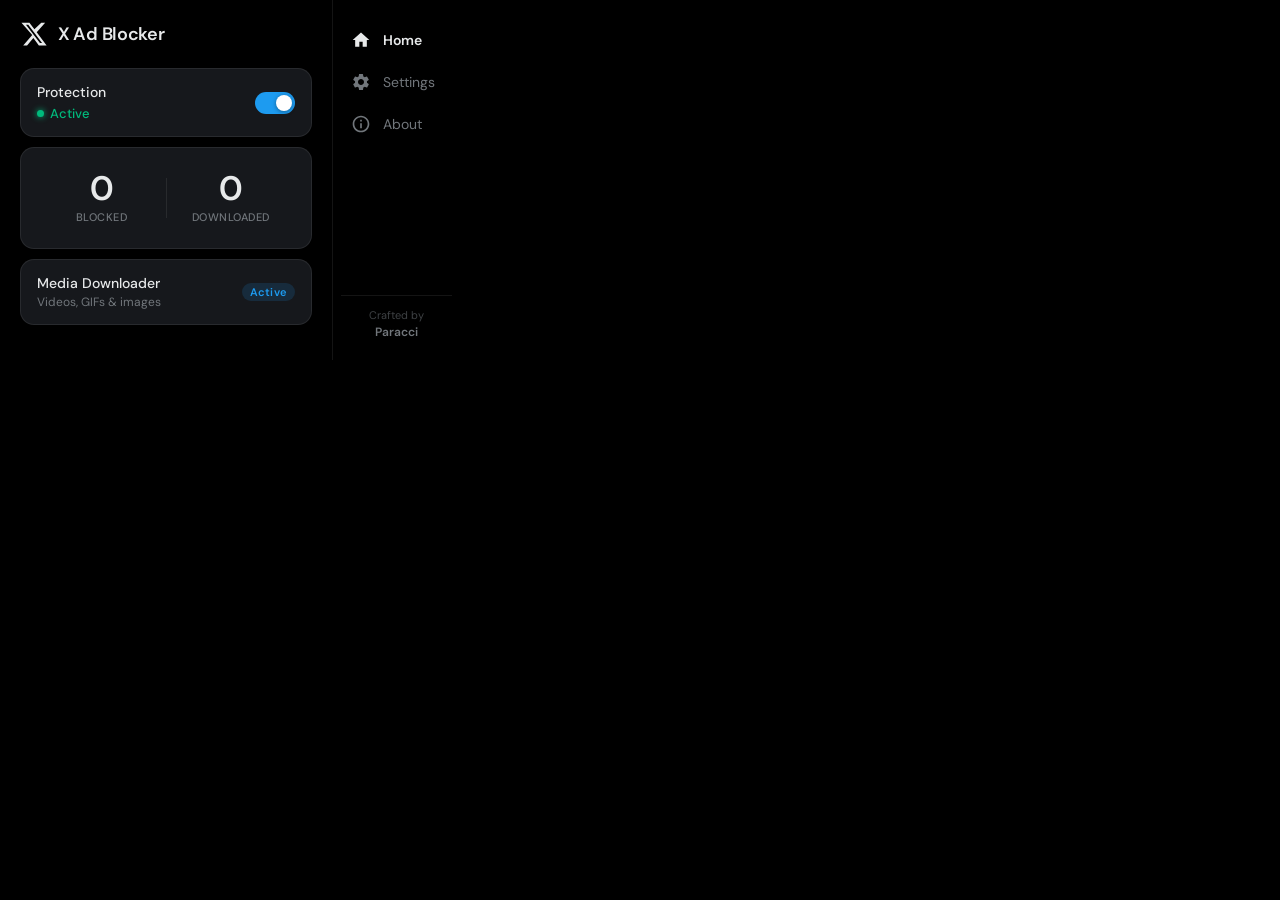
<file: popup.html>
<!DOCTYPE html>
<html lang="en">
<head>
    <meta charset="UTF-8">
    <meta name="viewport" content="width=device-width, initial-scale=1.0">
    <title>X Ad Blocker</title>
    <link rel="stylesheet" href="popup.css">
</head>
<body>
    <div class="app-container">

        <!-- Sol: İçerik -->
        <main class="content-area">

            <!-- Home Page -->
            <div id="page-home" class="page active">
                <header>
                    <!-- X (Twitter) logosu -->
                    <svg class="brand-icon" viewBox="0 0 24 24">
                        <path d="M18.244 2.25h3.308l-7.227 8.26 8.502 11.24H16.17l-4.714-6.231-5.401 6.231H2.747l7.73-8.835L1.254 2.25H8.08l4.259 5.63L18.244 2.25zm-1.161 17.52h1.833L7.084 4.126H5.117L17.083 19.77z"/>
                    </svg>
                    <h1>X Ad Blocker</h1>
                </header>

                <!-- Status + toggle -->
                <div class="card">
                    <div class="card-row">
                        <div>
                            <div class="row-label">Protection</div>
                            <div style="display:flex;align-items:center;gap:6px;margin-top:4px;">
                                <div class="status-dot" id="status-dot"></div>
                                <span class="status-text" id="status-text">Active</span>
                            </div>
                        </div>
                        <label class="toggle-switch">
                            <input type="checkbox" id="main-toggle" checked>
                            <span class="slider"></span>
                        </label>
                    </div>
                </div>

                <!-- Stats: Blocked + Downloaded -->
                <div class="card">
                    <div style="display:flex;align-items:center;">
                        <div class="stat-block">
                            <div class="stat-val" id="stat-blocked">0</div>
                            <div class="stat-label">Blocked</div>
                        </div>
                        <div class="stat-divider"></div>
                        <div class="stat-block">
                            <div class="stat-val" id="stat-downloads">0</div>
                            <div class="stat-label">Downloaded</div>
                        </div>
                    </div>
                </div>

                <!-- Downloader info -->
                <div class="card">
                    <div class="card-row">
                        <div>
                            <div class="row-label">Media Downloader</div>
                            <div class="row-sublabel">Videos, GIFs & images</div>
                        </div>
                        <span class="badge">Active</span>
                    </div>
                </div>
            </div>

            <!-- Settings Page -->
            <div id="page-settings" class="page">
                <header>
                    <h1>Settings</h1>
                </header>

                <div class="card">
                    <h2>Ad Blocking</h2>
                    <div class="card-row">
                        <div>
                            <div class="row-label">Auto-block advertisers</div>
                            <div class="row-sublabel">Permanently blocks the account</div>
                        </div>
                        <label class="toggle-switch">
                            <input type="checkbox" id="toggle-ad-block" checked>
                            <span class="slider"></span>
                        </label>
                    </div>
                    <div class="card-row">
                        <div>
                            <div class="row-label">Show toast notifications</div>
                            <div class="row-sublabel">Confirm when an ad is blocked</div>
                        </div>
                        <label class="toggle-switch">
                            <input type="checkbox" id="toggle-toasts" checked>
                            <span class="slider"></span>
                        </label>
                    </div>
                </div>

                <div class="card">
                    <h2>Media Downloader</h2>
                    <div class="card-row">
                        <div>
                            <div class="row-label">Show download button</div>
                            <div class="row-sublabel">Inject button into every tweet</div>
                        </div>
                        <label class="toggle-switch">
                            <input type="checkbox" id="toggle-downloader" checked>
                            <span class="slider"></span>
                        </label>
                    </div>
                </div>

                <div class="card">
                    <button class="action-btn danger" id="btn-reset" style="width:100%;justify-content:center;">
                        Reset Statistics
                    </button>
                </div>
            </div>

            <!-- About Page -->
            <div id="page-about" class="page">
                <header>
                    <h1>About</h1>
                </header>
                <div class="card">
                    <div class="row-label" id="about-version">Version ...</div>
                    <p style="margin-top:8px;">Automatically blocks advertisers on X and lets you download videos, GIFs and images — all client-side, no data collected.</p>
                </div>
                <div class="card">
                    <h2>How it works</h2>
                    <p style="margin-bottom:8px;">• Detects ad labels (<b style="color:var(--x-text-primary)">Ad, Promoted, Reklam</b>) via MutationObserver</p>
                    <p style="margin-bottom:8px;">• Silently clicks Block → Confirm in the background</p>
                    <p>• Uses X's Syndication API to fetch the highest-bitrate MP4</p>
                </div>
                <div class="card">
                    <h2>Privacy</h2>
                    <p>No data is collected or transmitted. The only external request is to <b style="color:var(--x-text-primary)">cdn.syndication.twimg.com</b> — X's own public API — and only when you click the download button.</p>
                </div>
            </div>

        </main>

        <!-- Sağ: Sidebar -->
        <aside class="sidebar">
            <nav class="nav-menu">
                <button class="nav-item active" data-target="page-home">
                    <svg viewBox="0 0 24 24"><path d="M10 20v-6h4v6h5v-8h3L12 3 2 12h3v8z"/></svg>
                    <span>Home</span>
                </button>
                <button class="nav-item" data-target="page-settings">
                    <svg viewBox="0 0 24 24"><path d="M19.14 12.94c.04-.3.06-.61.06-.94 0-.32-.02-.64-.07-.94l2.03-1.58a.49.49 0 0 0 .12-.61l-1.92-3.32a.49.49 0 0 0-.59-.22l-2.39.96a6.97 6.97 0 0 0-1.62-.94l-.36-2.54a.484.484 0 0 0-.48-.41h-3.84c-.24 0-.43.17-.47.41l-.36 2.54c-.59.24-1.13.57-1.62.94l-2.39-.96a.48.48 0 0 0-.59.22L2.74 8.87a.47.47 0 0 0 .12.61l2.03 1.58c-.05.3-.07.63-.07.94s.02.64.07.94l-2.03 1.58a.47.47 0 0 0-.12.61l1.92 3.32c.12.22.37.29.59.22l2.39-.96c.5.37 1.04.7 1.62.94l.36 2.54c.05.24.24.41.48.41h3.84c.24 0 .44-.17.47-.41l.36-2.54c.59-.24 1.13-.57 1.62-.94l2.39.96c.22.08.47 0 .59-.22l1.92-3.32a.47.47 0 0 0-.12-.61l-2.01-1.58zM12 15.6c-1.98 0-3.6-1.62-3.6-3.6s1.62-3.6 3.6-3.6 3.6 1.62 3.6 3.6-1.62 3.6-3.6 3.6z"/></svg>
                    <span>Settings</span>
                </button>
                <button class="nav-item" data-target="page-about">
                    <svg viewBox="0 0 24 24"><path d="M11 7h2v2h-2zm0 4h2v6h-2zm1-9C6.48 2 2 6.48 2 12s4.48 10 10 10 10-4.48 10-10S17.52 2 12 2zm0 18c-4.41 0-8-3.59-8-8s3.59-8 8-8 8 3.59 8 8-3.59 8-8 8z"/></svg>
                    <span>About</span>
                </button>
            </nav>

            <div class="sidebar-footer">
                <span class="credit-text">Crafted by</span>
                <span class="credit-brand">Paracci</span>
            </div>
        </aside>

    </div>
    <script src="popup.js"></script>
</body>
</html>
</file>
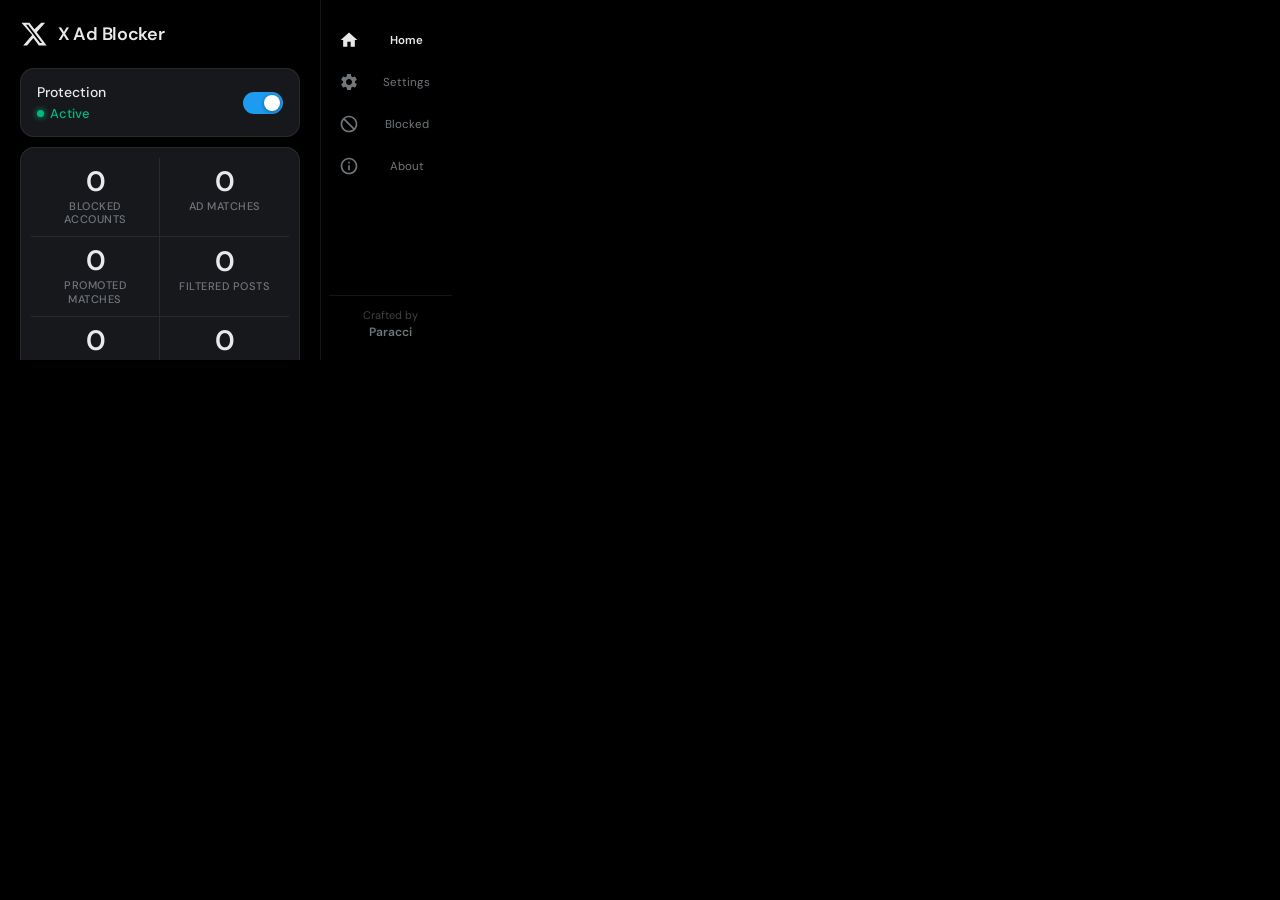
<file: src/popup/popup.html>
<!DOCTYPE html>
<html lang="en">

<head>
    <meta charset="UTF-8">
    <meta name="viewport" content="width=device-width, initial-scale=1.0">
    <title>X Ad Blocker</title>
    <link rel="stylesheet" href="popup.css">
</head>

<body>
    <div class="app-container">

        <!-- Content area -->
        <main class="content-area">

            <!-- Home Page -->
            <div id="page-home" class="page active">
                <header>
                    <svg class="brand-icon" viewBox="0 0 24 24">
                        <path
                            d="M18.244 2.25h3.308l-7.227 8.26 8.502 11.24H16.17l-4.714-6.231-5.401 6.231H2.747l7.73-8.835L1.254 2.25H8.08l4.259 5.63L18.244 2.25zm-1.161 17.52h1.833L7.084 4.126H5.117L17.083 19.77z" />
                    </svg>
                    <h1 data-i18n="appName">X Ad Blocker</h1>
                </header>

                <!-- Status + toggle -->
                <div class="card">
                    <div class="card-row">
                        <div>
                            <div class="row-label" data-i18n="protection">Protection</div>
                            <div style="display:flex;align-items:center;gap:6px;margin-top:4px;">
                                <div class="status-dot" id="status-dot"></div>
                                <span class="status-text" id="status-text" data-i18n="statusActive">Active</span>
                            </div>
                        </div>
                        <label class="toggle-switch">
                            <input type="checkbox" id="main-toggle" checked>
                            <span class="slider"></span>
                        </label>
                    </div>
                </div>

                <!-- Stats -->
                <div class="card stats-card">
                    <div class="stats-grid">
                        <div class="stat-block">
                            <div class="stat-val" id="stat-blocked" aria-live="polite">0</div>
                            <div class="stat-label" data-i18n="statBlocked">Blocked accounts</div>
                        </div>
                        <div class="stat-block">
                            <div class="stat-val" id="stat-ad-blocked" aria-live="polite">0</div>
                            <div class="stat-label" data-i18n="statAdBlocked">Ad accounts</div>
                        </div>
                        <div class="stat-block">
                            <div class="stat-val" id="stat-promoted-blocked" aria-live="polite">0</div>
                            <div class="stat-label" data-i18n="statPromotedBlocked">Promoted accounts</div>
                        </div>
                        <div class="stat-block">
                            <div class="stat-val" id="stat-filtered" aria-live="polite">0</div>
                            <div class="stat-label" data-i18n="statFiltered">Filtered posts</div>
                        </div>
                        <div class="stat-block">
                            <div class="stat-val" id="stat-hidden" aria-live="polite">0</div>
                            <div class="stat-label" data-i18n="statHidden">Hidden posts</div>
                        </div>
                        <div class="stat-block">
                            <div class="stat-val" id="stat-downloads" aria-live="polite">0</div>
                            <div class="stat-label" data-i18n="statDownloaded">Downloaded</div>
                        </div>
                    </div>
                </div>

                <!-- Downloader info -->
                <div class="card">
                    <div class="card-row">
                        <div>
                            <div class="row-label" data-i18n="mediaDownloader">Media Downloader</div>
                            <div class="row-sublabel" data-i18n="mediaDownloaderSub">Videos, GIFs &amp; images</div>
                        </div>
                        <span class="badge" data-i18n="statusActive">Active</span>
                    </div>
                </div>
            </div>

            <!-- Settings Page -->
            <div id="page-settings" class="page">
                <header>
                    <h1 data-i18n="settingsTitle">Settings</h1>
                </header>

                <div class="card">
                    <h2 data-i18n="sectionAdBlocking">Ad Blocking</h2>
                    <div class="card-row">
                        <div>
                            <div class="row-label" data-i18n="settingAutoBlock">Auto-block advertisers</div>
                            <div class="row-sublabel" data-i18n="settingAutoBlockSub">Permanently blocks the account
                            </div>
                        </div>
                        <label class="toggle-switch">
                            <input type="checkbox" id="toggle-ad-block" checked>
                            <span class="slider"></span>
                        </label>
                    </div>
                    <div class="card-row">
                        <div>
                            <div class="row-label" data-i18n="settingPromotedBlock">Auto-block promoted posts</div>
                            <div class="row-sublabel" data-i18n="settingPromotedBlockSub">Permanently blocks the post's account on X</div>
                        </div>
                        <label class="toggle-switch">
                            <input type="checkbox" id="toggle-promoted-block">
                            <span class="slider"></span>
                        </label>
                    </div>
                    <div class="card-row">
                        <div>
                            <div class="row-label" data-i18n="settingBlockMode">When a match is found</div>
                            <div class="row-sublabel" data-i18n="settingBlockModeSub">Hide the post or permanently block its account</div>
                        </div>
                        <select id="block-mode" class="inline-select" data-i18n-title="settingBlockMode" aria-label="When a match is found">
                            <option value="account" data-i18n="blockModeAccount">Block account on X</option>
                            <option value="hide" data-i18n="blockModeHide">Hide post only</option>
                        </select>
                    </div>
                    <div class="card-row">
                        <div>
                            <div class="row-label" data-i18n="settingToasts">Show toast notifications</div>
                            <div class="row-sublabel" data-i18n="settingToastsSub">Confirm when an ad is blocked</div>
                        </div>
                        <label class="toggle-switch">
                            <input type="checkbox" id="toggle-toasts" checked>
                            <span class="slider"></span>
                        </label>
                    </div>
                </div>

                <div class="card">
                    <h2 data-i18n="sectionFilters">Personal Filters</h2>
                    <div class="row-label" data-i18n="filterRulesLabel">Hide posts containing...</div>
                    <div class="row-sublabel" data-i18n="filterRulesSub">One word, phrase, hashtag or @handle per line</div>
                    <textarea id="filter-rules" class="filter-rules" rows="4"
                        data-i18n-placeholder="filterRulesPlaceholder"
                        data-i18n-title="sectionFilters"
                        aria-label="Personal filters"></textarea>
                    <div class="filter-actions">
                        <span id="filter-status" class="inline-status" role="status" aria-live="polite"></span>
                        <button class="action-btn" id="save-filters" data-i18n="saveFilters">Save filters</button>
                    </div>
                </div>

                <div class="card">
                    <h2 data-i18n="sectionDownloader">Media Downloader</h2>
                    <div class="card-row">
                        <div>
                            <div class="row-label" data-i18n="settingDownloadBtn">Show download button</div>
                            <div class="row-sublabel" data-i18n="settingDownloadBtnSub">Inject button into every tweet
                            </div>
                        </div>
                        <label class="toggle-switch">
                            <input type="checkbox" id="toggle-downloader" checked>
                            <span class="slider"></span>
                        </label>
                    </div>
                    <div class="card-row">
                        <div>
                            <div class="row-label" data-i18n="settingMediaOnly">Show only on posts with media</div>
                            <div class="row-sublabel" data-i18n="settingMediaOnlySub">Keep the action bar clean on text-only posts</div>
                        </div>
                        <label class="toggle-switch">
                            <input type="checkbox" id="toggle-media-only" checked>
                            <span class="slider"></span>
                        </label>
                    </div>
                </div>

                <!-- Language selector -->
                <div class="card">
                    <h2 data-i18n="sectionLanguage">Language</h2>
                    <div class="card-row">
                        <div>
                            <div class="row-label" data-i18n="settingLanguage">Interface Language</div>
                            <div class="row-sublabel" data-i18n="settingLanguageSub">Override browser default</div>
                        </div>
                        <select id="lang-select" style="
                            background: var(--x-bg-card-hover);
                            color: var(--x-text-primary);
                            border: 1px solid var(--x-border);
                            border-radius: 8px;
                            padding: 5px 8px;
                            font-size: 13px;
                            font-family: 'DM Sans', sans-serif;
                            cursor: pointer;
                            outline: none;
                        ">
                            <option value="auto" data-i18n="langAuto">Auto (Browser)</option>
                            <option value="en" data-i18n="langEn">English</option>
                            <option value="tr" data-i18n="langTr">Türkçe</option>
                            <option value="de" data-i18n="langDe">Deutsch</option>
                            <option value="fr" data-i18n="langFr">Français</option>
                            <option value="es" data-i18n="langEs">Español</option>
                            <option value="pt" data-i18n="langPt">Português</option>
                            <option value="it" data-i18n="langIt">Italiano</option>
                            <option value="ru" data-i18n="langRu">Русский</option>
                            <option value="ja" data-i18n="langJa">日本語</option>
                            <option value="ko" data-i18n="langKo">한국어</option>
                            <option value="zh" data-i18n="langZh">中文</option>
                        </select>
                    </div>
                </div>

                <div class="card">
                    <h2 data-i18n="sectionData">Backup &amp; data</h2>
                    <p class="data-hint" data-i18n="dataBackupHint">Includes settings, filters, counters and blocked history.</p>
                    <div class="data-actions">
                        <button class="action-btn ghost" id="btn-export" data-i18n="exportData">Export data</button>
                        <button class="action-btn ghost" id="btn-import" data-i18n="importData">Import data</button>
                        <input type="file" id="import-file" accept="application/json,.json" hidden>
                    </div>
                    <div id="data-status" class="inline-status" role="status" aria-live="polite"></div>
                </div>

                <div class="card">
                    <button class="action-btn danger" id="btn-reset" style="width:100%;justify-content:center;"
                        data-i18n="btnReset">
                        Reset Statistics
                    </button>
                </div>
            </div>

            <!-- About Page -->
            <div id="page-about" class="page">
                <header>
                    <h1 data-i18n="aboutTitle">About</h1>
                </header>
                <div class="card">
                    <div class="row-label" id="about-version">Version ...</div>
                    <p style="margin-top:8px;" data-i18n="aboutDesc">Automatically blocks advertisers on X and lets you
                        download videos, GIFs and images — all client-side, no data collected.</p>
                </div>
                <div class="card">
                    <h2 data-i18n="howItWorks">How it works</h2>
                    <p style="margin-bottom:8px;">• <span data-i18n="howItWorksItem1">Detects ad labels (Ad, Promoted,
                            Reklam) via MutationObserver</span></p>
                            <p style="margin-bottom:8px;">• <span data-i18n="howItWorksItem2">Hides matched posts or silently blocks the account on X, depending on your setting</span></p>
                            <p>• <span data-i18n="howItWorksItem3">Uses X's Syndication API to fetch the highest-bitrate
                                MP4</span></p>
                            <p>• <span data-i18n="howItWorksItem4">Applies your personal filters locally</span></p>
                </div>
                <div class="card">
                    <h2 data-i18n="privacyTitle">Privacy</h2>
                    <p data-i18n="privacyDesc">No data is collected or transmitted. The only external request is to
                        cdn.syndication.twimg.com — X's own public API — and only when you click the download button.
                    </p>
                </div>
            </div>

            <!-- Blocked Page -->
            <div id="page-blocked" class="page">
                <header>
                    <h1 data-i18n="blockedTitle">Blocked Advertisers</h1>
                </header>
                <div class="card" style="border-left:3px solid var(--x-blue);">
                    <p style="font-size:12px;color:var(--x-text-secondary);margin:0;line-height:1.6;">
                        <b style="color:var(--x-blue);">ℹ Note:</b>
                        <span data-i18n="blockedNote">This list tracks advertisers blocked in this session. To see your
                            full X block list, visit</span>
                        <a href="https://x.com/settings/blocked/all" target="_blank"
                            style="color:var(--x-blue);text-decoration:underline;" data-i18n="blockedNoteLink">X →
                            Settings → Blocked accounts</a>.
                    </p>
                    <p class="blocked-unblock-hint" data-i18n="unblockHint">To undo a permanent block, open the account on X and choose Unblock.</p>
                </div>
                <div class="card">
                    <p id="blocked-empty" style="color:var(--x-text-secondary);font-size:13px;margin:0;"
                        data-i18n="blockedEmpty">
                        No advertisers blocked yet. Browse X and ads will be blocked automatically.
                    </p>
                    <div id="blocked-container"></div>
                </div>
            </div>

        </main>

        <!-- Confirm Modal -->
        <div id="confirm-modal"
            style="display:none;position:fixed;inset:0;background:rgba(0,0,0,0.7);z-index:99999;align-items:center;justify-content:center;">
            <div
                style="background:var(--x-bg-card);border:1px solid var(--x-border);border-radius:16px;padding:24px;width:260px;text-align:center;">
                <div style="font-size:15px;font-weight:600;color:var(--x-text-primary);margin-bottom:8px;"
                    data-i18n="resetModalTitle">Reset Statistics</div>
                <p style="font-size:13px;color:var(--x-text-secondary);margin-bottom:20px;line-height:1.5;"
                    data-i18n="resetModalBody">This will clear all counters and the blocked advertiser history. This
                    cannot be undone.</p>
                <div style="display:flex;gap:8px;justify-content:center;">
                    <button id="modal-cancel" class="action-btn ghost" style="flex:1;justify-content:center;"
                        data-i18n="modalCancel">Cancel</button>
                    <button id="modal-confirm" class="action-btn danger" style="flex:1;justify-content:center;"
                        data-i18n="modalConfirm">Reset</button>
                </div>
            </div>
        </div>

        <!-- Sidebar -->
        <aside class="sidebar">
            <nav class="nav-menu">
                <button class="nav-item active" data-target="page-home">
                    <svg viewBox="0 0 24 24">
                        <path d="M10 20v-6h4v6h5v-8h3L12 3 2 12h3v8z" />
                    </svg>
                    <span data-i18n="navHome">Home</span>
                </button>
                <button class="nav-item" data-target="page-settings">
                    <svg viewBox="0 0 24 24">
                        <path
                            d="M19.14 12.94c.04-.3.06-.61.06-.94 0-.32-.02-.64-.07-.94l2.03-1.58a.49.49 0 0 0 .12-.61l-1.92-3.32a.49.49 0 0 0-.59-.22l-2.39.96a6.97 6.97 0 0 0-1.62-.94l-.36-2.54a.484.484 0 0 0-.48-.41h-3.84c-.24 0-.43.17-.47.41l-.36 2.54c-.59.24-1.13.57-1.62.94l-2.39-.96a.48.48 0 0 0-.59.22L2.74 8.87a.47.47 0 0 0 .12.61l2.03 1.58c-.05.3-.07.63-.07.94s.02.64.07.94l-2.03 1.58a.47.47 0 0 0-.12.61l1.92 3.32c.12.22.37.29.59.22l2.39-.96c.5.37 1.04.7 1.62.94l.36 2.54c.05.24.24.41.48.41h3.84c.24 0 .44-.17.47-.41l.36-2.54c.59-.24 1.13-.57 1.62-.94l2.39.96c.22.08.47 0 .59-.22l1.92-3.32a.47.47 0 0 0-.12-.61l-2.01-1.58zM12 15.6c-1.98 0-3.6-1.62-3.6-3.6s1.62-3.6 3.6-3.6 3.6 1.62 3.6 3.6-1.62 3.6-3.6 3.6z" />
                    </svg>
                    <span data-i18n="navSettings">Settings</span>
                </button>
                <button class="nav-item" data-target="page-blocked">
                    <svg viewBox="0 0 24 24">
                        <path
                            d="M12 2C6.48 2 2 6.48 2 12s4.48 10 10 10 10-4.48 10-10S17.52 2 12 2zm0 18c-4.41 0-8-3.59-8-8 0-1.85.63-3.55 1.69-4.9L16.9 18.31C15.55 19.37 13.85 20 12 20zm6.31-3.1L7.1 5.69C8.45 4.63 10.15 4 12 4c4.41 0 8 3.59 8 8 0 1.85-.63 3.55-1.69 4.9z" />
                    </svg>
                    <span data-i18n="navBlocked">Blocked</span>
                </button>
                <button class="nav-item" data-target="page-about">
                    <svg viewBox="0 0 24 24">
                        <path
                            d="M11 7h2v2h-2zm0 4h2v6h-2zm1-9C6.48 2 2 6.48 2 12s4.48 10 10 10 10-4.48 10-10S17.52 2 12 2zm0 18c-4.41 0-8-3.59-8-8s3.59-8 8-8 8 3.59 8 8-3.59 8-8 8z" />
                    </svg>
                    <span data-i18n="navAbout">About</span>
                </button>
            </nav>

            <div class="sidebar-footer">
                <span class="credit-text" data-i18n="craftedBy">Crafted by</span>
                <span class="credit-brand">Paracci</span>
            </div>
        </aside>

    </div>

    <!-- i18n engine önce yüklenmeli -->
    <script src="../i18n/translations.js"></script>
    <script src="popup.js"></script>
</body>

</html>
</file>
<file: src/shared/theme.css>
:root {
    /* Shared X-native palette used by the extension popup and the landing page. */
    --x-bg-main: #000000;
    --x-bg-secondary: #0e0e0e;
    --x-bg-card: #16181c;
    --x-bg-card-hover: #1d1f23;
    --x-border: rgba(255, 255, 255, 0.08);
    --x-border-strong: rgba(255, 255, 255, 0.14);

    --x-blue: #1d9bf0;
    --x-blue-hover: #1a8cd8;
    --x-blue-glow: rgba(29, 155, 240, 0.15);
    --x-blue-border: rgba(29, 155, 240, 0.28);
    --x-red: #f4212e;
    --x-green: #00ba7c;
    --x-green-glow: rgba(0, 186, 124, 0.15);

    --x-text-primary: #e7e9ea;
    --x-text-secondary: #71767b;
    --x-text-muted: #3e4144;

    --x-radius-sm: 8px;
    --x-radius-card: 14px;
}
</file>
<file: landing.css>
*,
*::before,
*::after {
  box-sizing: border-box;
}

html {
  scroll-behavior: smooth;
  scrollbar-color: #333639 var(--x-bg-main);
  scrollbar-width: thin;
}

body {
  min-width: 320px;
  margin: 0;
  overflow-x: hidden;
  background: var(--x-bg-main);
  color: var(--x-text-primary);
  font-family: "DM Sans", -apple-system, BlinkMacSystemFont, "Segoe UI", sans-serif;
  -webkit-font-smoothing: antialiased;
}

body::before {
  position: fixed;
  z-index: -1;
  inset: 0;
  background-image:
    linear-gradient(rgba(255, 255, 255, 0.014) 1px, transparent 1px),
    linear-gradient(90deg, rgba(255, 255, 255, 0.014) 1px, transparent 1px);
  background-size: 44px 44px;
  content: "";
  pointer-events: none;
}

body::after {
  position: fixed;
  z-index: 50;
  top: 0;
  left: 0;
  width: 100%;
  height: 2px;
  background: linear-gradient(90deg, transparent, var(--x-blue) 30%, var(--x-blue) 70%, transparent);
  content: "";
  pointer-events: none;
}

::-webkit-scrollbar {
  width: 10px;
  background: var(--x-bg-main);
}

::-webkit-scrollbar-thumb {
  border: 2px solid var(--x-bg-main);
  border-radius: 999px;
  background: #222;
}

::-webkit-scrollbar-thumb:hover {
  background: #333;
}

a {
  color: inherit;
}

button,
a {
  -webkit-tap-highlight-color: transparent;
}

button {
  font: inherit;
}

code {
  padding: 0.12em 0.38em;
  border: 1px solid var(--x-border);
  border-radius: 5px;
  background: rgba(255, 255, 255, 0.04);
  color: var(--x-text-primary);
  font-family: "DM Mono", ui-monospace, SFMono-Regular, Consolas, monospace;
  font-size: 0.88em;
}

.sr-only {
  position: absolute;
  width: 1px;
  height: 1px;
  padding: 0;
  overflow: hidden;
  clip: rect(0, 0, 0, 0);
  white-space: nowrap;
  border: 0;
}

.skip-link {
  position: fixed;
  z-index: 100;
  top: 12px;
  left: 16px;
  padding: 9px 14px;
  transform: translateY(-180%);
  border-radius: 8px;
  background: var(--x-blue);
  color: #fff;
  font-size: 13px;
  font-weight: 700;
  text-decoration: none;
  transition: transform 0.2s ease;
}

.skip-link:focus {
  transform: translateY(0);
}

:focus-visible {
  outline: 2px solid var(--x-blue);
  outline-offset: 4px;
}

.site-header {
  position: fixed;
  z-index: 40;
  top: 0;
  right: 0;
  left: 0;
  border-bottom: 1px solid var(--x-border);
  background: rgba(0, 0, 0, 0.84);
  backdrop-filter: blur(20px);
  -webkit-backdrop-filter: blur(20px);
}

.site-nav {
  display: flex;
  align-items: center;
  justify-content: space-between;
  width: min(1200px, 100%);
  height: 62px;
  margin: 0 auto;
  padding: 0 40px;
}

.site-brand,
.footer-brand {
  display: inline-flex;
  align-items: center;
  gap: 10px;
  color: var(--x-text-primary);
  font-size: 15px;
  font-weight: 600;
  text-decoration: none;
}

.brand-mark {
  width: 22px;
  height: 22px;
  flex: 0 0 auto;
  fill: currentColor;
}

.nav-links,
.footer-links {
  display: flex;
  align-items: center;
  gap: 5px;
}

.nav-link,
.footer-links a {
  padding: 7px 13px;
  border-radius: 999px;
  color: var(--x-text-secondary);
  font-size: 13px;
  font-weight: 500;
  text-decoration: none;
  transition: color 0.2s ease, background 0.2s ease;
}

.nav-link:hover,
.nav-link:focus-visible,
.footer-links a:hover,
.footer-links a:focus-visible {
  background: rgba(255, 255, 255, 0.06);
  color: var(--x-text-primary);
}

.nav-cta {
  margin-left: 7px;
  padding: 8px 17px;
  border-radius: 999px;
  background: var(--x-blue);
  color: #fff;
  font-size: 13px;
  font-weight: 700;
  text-decoration: none;
  transition: background 0.2s ease, transform 0.2s ease;
}

.nav-cta:hover {
  background: var(--x-blue-hover);
  transform: translateY(-1px);
}

.nav-menu-toggle {
  display: none;
  align-items: center;
  gap: 7px;
  padding: 7px 11px;
  border: 1px solid var(--x-border);
  border-radius: 999px;
  background: transparent;
  color: var(--x-text-primary);
  cursor: pointer;
  font-size: 12px;
  font-weight: 600;
}

.nav-menu-toggle svg {
  width: 16px;
  height: 16px;
  fill: currentColor;
}

.hero {
  position: relative;
  max-width: 1280px;
  min-height: 790px;
  margin: 0 auto;
  overflow: hidden;
  padding: 144px 40px 96px;
}

.hero-glow {
  position: absolute;
  top: 15%;
  left: -8%;
  width: 640px;
  height: 640px;
  background: radial-gradient(circle, rgba(29, 155, 240, 0.1), transparent 70%);
  pointer-events: none;
}

.hero-layout {
  position: relative;
  z-index: 1;
  display: grid;
  grid-template-columns: minmax(0, 0.86fr) minmax(500px, 1.14fr);
  align-items: center;
  gap: 58px;
}

.hero-content {
  max-width: 570px;
}

.eyebrow {
  display: inline-flex;
  align-items: center;
  gap: 8px;
  margin: 0 0 24px;
  padding: 6px 12px;
  border: 1px solid var(--x-blue-border);
  border-radius: 999px;
  background: var(--x-blue-glow);
  color: var(--x-blue);
  font-size: 11px;
  font-weight: 700;
  letter-spacing: 0.9px;
  text-transform: uppercase;
}

.eyebrow-dot {
  width: 6px;
  height: 6px;
  border-radius: 50%;
  background: var(--x-green);
  box-shadow: 0 0 8px var(--x-green);
}

h1,
h2,
h3,
p {
  margin-top: 0;
}

h1 {
  margin-bottom: 22px;
  color: var(--x-text-primary);
  font-size: clamp(42px, 5.3vw, 68px);
  font-weight: 700;
  letter-spacing: -2.6px;
  line-height: 1.03;
}

.accent {
  color: var(--x-blue);
}

.hero-sub {
  max-width: 510px;
  margin-bottom: 32px;
  color: var(--x-text-secondary);
  font-size: 17px;
  line-height: 1.65;
}

.hero-actions {
  display: flex;
  flex-wrap: wrap;
  align-items: center;
  gap: 11px;
}

.button {
  display: inline-flex;
  align-items: center;
  justify-content: center;
  gap: 8px;
  min-height: 44px;
  padding: 0 20px;
  border-radius: 999px;
  font-size: 13px;
  font-weight: 700;
  text-decoration: none;
  transition: background 0.2s ease, border-color 0.2s ease, color 0.2s ease, transform 0.2s ease;
}

.button svg {
  width: 16px;
  height: 16px;
  fill: currentColor;
}

.button-primary {
  border: 1px solid var(--x-blue);
  background: var(--x-blue);
  color: #fff;
}

.button-primary:hover {
  border-color: var(--x-blue-hover);
  background: var(--x-blue-hover);
  transform: translateY(-1px);
}

.button-secondary {
  border: 1px solid var(--x-border-strong);
  background: transparent;
  color: var(--x-text-primary);
}

.button-secondary:hover {
  border-color: rgba(255, 255, 255, 0.24);
  background: rgba(255, 255, 255, 0.06);
}

.hero-facts {
  display: flex;
  gap: 28px;
  margin: 42px 0 0;
  padding: 25px 0 0;
  border-top: 1px solid var(--x-border);
}

.hero-fact {
  min-width: 0;
}

.hero-fact dt {
  color: var(--x-text-primary);
  font-size: 26px;
  font-weight: 700;
  letter-spacing: -0.6px;
}

.hero-fact dd {
  margin: 5px 0 0;
  color: var(--x-text-secondary);
  font-size: 11px;
  font-weight: 600;
  letter-spacing: 0.35px;
  line-height: 1.35;
  text-transform: uppercase;
}

.hero-visual {
  min-width: 0;
}

.browser-frame {
  width: 100%;
  overflow: hidden;
  border: 1px solid var(--x-border-strong);
  border-radius: 18px;
  background: var(--x-bg-secondary);
  box-shadow: 0 0 0 1px rgba(255, 255, 255, 0.03), 0 34px 80px rgba(0, 0, 0, 0.65);
}

.browser-bar {
  display: flex;
  align-items: center;
  gap: 7px;
  height: 39px;
  padding: 0 14px;
  border-bottom: 1px solid var(--x-border);
  background: var(--x-bg-card);
}

.browser-dot {
  width: 9px;
  height: 9px;
  border-radius: 50%;
}

.browser-dot-red {
  background: #ff5f57;
}

.browser-dot-yellow {
  background: #febc2e;
}

.browser-dot-green {
  background: #28c840;
}

.browser-url {
  flex: 1;
  margin-left: 7px;
  color: var(--x-text-muted);
  font-family: "DM Mono", ui-monospace, SFMono-Regular, Consolas, monospace;
  font-size: 10px;
  text-align: center;
}

.extension-preview {
  display: flex;
  min-height: 390px;
  overflow: hidden;
  background: var(--x-bg-main);
  font-family: "DM Sans", -apple-system, BlinkMacSystemFont, "Segoe UI", sans-serif;
}

.preview-main {
  min-width: 0;
  flex: 1;
  padding: 20px;
}

.preview-header {
  display: flex;
  align-items: center;
  justify-content: space-between;
  gap: 12px;
  margin-bottom: 19px;
}

.preview-brand {
  display: inline-flex;
  align-items: center;
  gap: 9px;
  color: var(--x-text-primary);
  font-size: 16px;
  font-weight: 600;
}

.preview-brand-mark {
  width: 24px;
  height: 24px;
  fill: currentColor;
}

.preview-settings-glyph {
  display: inline-flex;
  width: 18px;
  height: 18px;
  align-items: center;
  justify-content: center;
  color: var(--x-text-secondary);
}

.preview-settings-glyph svg {
  width: 18px;
  height: 18px;
  fill: currentColor;
}

.preview-card {
  margin-bottom: 10px;
  padding: 14px 16px;
  border: 1px solid var(--x-border);
  border-radius: var(--x-radius-card);
  background: var(--x-bg-card);
}

.preview-status-card,
.preview-media-card {
  display: flex;
  align-items: center;
  justify-content: space-between;
  gap: 12px;
}

.preview-label {
  color: var(--x-text-primary);
  font-size: 13px;
  font-weight: 500;
}

.preview-status {
  display: flex;
  align-items: center;
  gap: 6px;
  margin-top: 4px;
  color: var(--x-green);
  font-size: 12px;
  font-weight: 500;
}

.status-dot {
  width: 7px;
  height: 7px;
  border-radius: 50%;
  background: var(--x-green);
  box-shadow: 0 0 6px var(--x-green);
}

.preview-toggle {
  position: relative;
  display: inline-flex;
  width: 40px;
  height: 22px;
  flex: 0 0 auto;
  align-items: center;
  padding: 2px;
  border: 1px solid var(--x-border);
  border-radius: 999px;
  background: #282b2f;
}

.preview-toggle span {
  display: block;
  width: 16px;
  height: 16px;
  border-radius: 50%;
  background: var(--x-text-secondary);
  box-shadow: 0 1px 4px rgba(0, 0, 0, 0.4);
}

.preview-toggle-on {
  border-color: transparent;
  background: var(--x-blue);
}

.preview-toggle-on span {
  transform: translateX(18px);
  background: #fff;
}

.preview-stats-card {
  padding: 8px;
}

.preview-stats-grid {
  display: grid;
  grid-template-columns: repeat(3, minmax(0, 1fr));
}

.preview-stat {
  display: flex;
  min-width: 0;
  min-height: 64px;
  flex-direction: column;
  align-items: center;
  justify-content: center;
  padding: 7px 5px;
  border-right: 1px solid var(--x-border);
  border-bottom: 1px solid var(--x-border);
  text-align: center;
}

.preview-stat:nth-child(3n) {
  border-right: 0;
}

.preview-stat:nth-last-child(-n + 3) {
  border-bottom: 0;
}

.preview-stat strong {
  color: var(--x-text-primary);
  font-size: 23px;
  font-weight: 600;
  letter-spacing: -0.7px;
  line-height: 1;
}

.preview-stat span {
  margin-top: 5px;
  color: var(--x-text-secondary);
  font-size: 9px;
  font-weight: 600;
  letter-spacing: 0.2px;
  line-height: 1.2;
  text-transform: uppercase;
}

.preview-sublabel {
  display: block;
  margin-top: 3px;
  color: var(--x-text-secondary);
  font-size: 11px;
}

.preview-badge {
  padding: 3px 8px;
  border-radius: 999px;
  background: var(--x-blue-glow);
  color: var(--x-blue);
  font-size: 10px;
  font-weight: 600;
  white-space: nowrap;
}

.preview-sidebar {
  display: flex;
  width: 122px;
  flex: 0 0 auto;
  flex-direction: column;
  padding: 20px 8px;
  border-left: 1px solid var(--x-border);
  background: var(--x-bg-main);
}

.preview-nav {
  display: flex;
  flex: 1;
  flex-direction: column;
  gap: 2px;
}

.preview-nav-item {
  display: flex;
  align-items: center;
  gap: 9px;
  min-height: 38px;
  padding: 7px 9px;
  border-radius: 999px;
  color: var(--x-text-secondary);
  font-size: 11px;
  white-space: nowrap;
}

.preview-nav-item-active {
  color: var(--x-text-primary);
  font-weight: 600;
}

.preview-nav-icon {
  width: 17px;
  height: 17px;
  flex: 0 0 auto;
  color: currentColor;
  fill: currentColor;
  text-align: center;
}

.preview-credit {
  padding-top: 12px;
  border-top: 1px solid var(--x-border);
  text-align: center;
}

.preview-credit span,
.preview-credit strong {
  display: block;
}

.preview-credit span {
  color: var(--x-text-muted);
  font-size: 10px;
}

.preview-credit strong {
  margin-top: 2px;
  color: var(--x-text-secondary);
  font-size: 11px;
}

.section-divider {
  width: min(1200px, calc(100% - 80px));
  height: 1px;
  margin: 0 auto;
  background: linear-gradient(90deg, transparent, var(--x-border-strong) 30%, var(--x-border-strong) 70%, transparent);
}

.section-shell {
  position: relative;
  max-width: 1280px;
  margin: 0 auto;
  padding: 108px 40px;
}

.section-heading {
  max-width: 640px;
}

.section-kicker {
  display: inline-flex;
  margin-bottom: 19px;
  padding: 5px 12px;
  border: 1px solid var(--x-blue-border);
  border-radius: 999px;
  background: var(--x-blue-glow);
  color: var(--x-blue);
  font-size: 10px;
  font-weight: 700;
  letter-spacing: 1.2px;
  text-transform: uppercase;
}

.section-title {
  margin-bottom: 15px;
  color: var(--x-text-primary);
  font-size: clamp(30px, 3.8vw, 47px);
  font-weight: 700;
  letter-spacing: -1.5px;
  line-height: 1.08;
}

.section-sub {
  max-width: 590px;
  margin-bottom: 0;
  color: var(--x-text-secondary);
  font-size: 15px;
  line-height: 1.65;
}

.features-grid {
  display: grid;
  grid-template-columns: repeat(12, minmax(0, 1fr));
  gap: 16px;
  margin-top: 56px;
}

.feature-card {
  position: relative;
  display: flex;
  min-width: 0;
  flex-direction: column;
  padding: 27px;
  overflow: hidden;
  border: 1px solid var(--x-border);
  border-radius: 18px;
  background: var(--x-bg-secondary);
  transition: border-color 0.25s ease, transform 0.25s ease;
}

.feature-card:hover {
  border-color: rgba(29, 155, 240, 0.32);
  transform: translateY(-3px);
}

.feature-card::before {
  position: absolute;
  top: 0;
  right: 18%;
  left: 18%;
  height: 1px;
  background: linear-gradient(90deg, transparent, rgba(29, 155, 240, 0.5), transparent);
  content: "";
  opacity: 0;
  transition: opacity 0.25s ease;
}

.feature-card:hover::before {
  opacity: 1;
}

.feature-card-wide,
.feature-card-stats,
.feature-card-settings {
  grid-column: span 7;
}

.feature-card-media,
.feature-card-controls,
.feature-card-languages {
  grid-column: span 5;
}

.feature-icon {
  display: inline-flex;
  width: 42px;
  height: 42px;
  align-items: center;
  justify-content: center;
  margin-bottom: 18px;
  border: 1px solid;
  border-radius: 12px;
}

.feature-icon svg {
  width: 20px;
  height: 20px;
  fill: currentColor;
}

.feature-icon-blue {
  border-color: var(--x-blue-border);
  background: var(--x-blue-glow);
  color: var(--x-blue);
}

.feature-icon-green {
  border-color: rgba(0, 186, 124, 0.28);
  background: var(--x-green-glow);
  color: var(--x-green);
}

.feature-icon-purple {
  border-color: rgba(168, 85, 247, 0.28);
  background: rgba(168, 85, 247, 0.12);
  color: #c084fc;
}

.feature-card h3 {
  margin-bottom: 8px;
  color: var(--x-text-primary);
  font-size: 17px;
  font-weight: 600;
  letter-spacing: -0.25px;
}

.feature-card p {
  margin-bottom: 0;
  color: var(--x-text-secondary);
  font-size: 13px;
  line-height: 1.65;
}

.feature-copy {
  max-width: 720px;
}

.ad-demo {
  display: grid;
  grid-template-columns: 1fr 1fr;
  gap: 14px;
  margin-top: 28px;
}

.ad-demo-post,
.ad-demo-result,
.media-demo,
.settings-demo,
.stats-history-demo,
.language-demo,
.settings-panel-demo {
  border: 1px solid var(--x-border);
  border-radius: 13px;
  background: var(--x-bg-card);
}

.ad-demo-post {
  padding: 17px;
}

.ad-demo-topline,
.media-demo-topline {
  display: flex;
  align-items: center;
  gap: 8px;
}

.avatar-placeholder {
  display: inline-flex;
  width: 27px;
  height: 27px;
  flex: 0 0 auto;
  align-items: center;
  justify-content: center;
  border-radius: 50%;
  background: var(--x-text-primary);
  color: var(--x-bg-main);
  font-size: 12px;
  font-weight: 700;
}

.avatar-placeholder svg {
  width: 15px;
  height: 15px;
  fill: currentColor;
}

.ad-demo-author {
  min-width: 0;
  overflow: hidden;
  color: var(--x-text-primary);
  font-size: 11px;
  font-weight: 600;
  text-overflow: ellipsis;
  white-space: nowrap;
}

.ad-label {
  margin-left: auto;
  padding: 3px 7px;
  border-radius: 999px;
  background: rgba(244, 33, 46, 0.12);
  color: #ff6b75;
  font-size: 9px;
  font-weight: 700;
  letter-spacing: 0.5px;
  text-transform: uppercase;
}

.ad-demo-lines {
  display: grid;
  gap: 8px;
  margin: 23px 0 22px;
}

.ad-demo-lines span {
  display: block;
  width: 92%;
  height: 7px;
  border-radius: 999px;
  background: #30343a;
}

.ad-demo-lines .ad-demo-line-short {
  width: 61%;
}

.ad-demo-actionbar {
  display: flex;
  justify-content: space-between;
  gap: 14px;
}

.ad-demo-actionbar span {
  width: 14px;
  height: 14px;
  border: 2px solid #4a4f55;
  border-radius: 50%;
}

.ad-demo-result {
  display: flex;
  min-width: 0;
  flex-wrap: wrap;
  align-content: center;
  align-items: center;
  gap: 11px;
  padding: 17px;
}

.result-check {
  display: inline-flex;
  width: 30px;
  height: 30px;
  flex: 0 0 auto;
  align-items: center;
  justify-content: center;
  border-radius: 50%;
  background: var(--x-green-glow);
  color: var(--x-green);
  font-weight: 700;
}

.result-check svg {
  width: 17px;
  height: 17px;
  fill: currentColor;
}

.ad-demo-result strong,
.ad-demo-result > div:nth-child(2) span {
  display: block;
}

.ad-demo-result strong {
  color: var(--x-text-primary);
  font-size: 12px;
}

.ad-demo-result > div:nth-child(2) span {
  margin-top: 3px;
  color: var(--x-text-secondary);
  font-size: 10px;
  line-height: 1.4;
}

.mode-pills {
  display: flex;
  width: 100%;
  flex-wrap: wrap;
  gap: 6px;
  margin-top: 10px;
}

.mode-pill,
.save-chip,
.download-chip,
.history-category,
.tool-chip,
.select-chip {
  display: inline-flex;
  align-items: center;
  min-height: 25px;
  padding: 0 8px;
  border: 1px solid var(--x-border);
  border-radius: 999px;
  color: var(--x-text-secondary);
  font-size: 10px;
  font-weight: 600;
  white-space: nowrap;
}

.mode-pill-active,
.save-chip,
.download-chip {
  border-color: var(--x-blue-border);
  background: var(--x-blue-glow);
  color: var(--x-blue);
}

.download-chip svg {
  width: 13px;
  height: 13px;
  fill: currentColor;
}

.media-demo {
  margin-top: 23px;
  padding: 14px;
}

.media-demo-topline > div {
  min-width: 0;
}

.media-demo-topline strong,
.media-demo-topline span {
  display: block;
}

.media-demo-topline strong {
  color: var(--x-text-primary);
  font-size: 11px;
}

.media-demo-topline > div span {
  margin-top: 2px;
  color: var(--x-text-secondary);
  font-size: 10px;
}

.media-thumbnail {
  display: flex;
  min-height: 126px;
  align-items: center;
  justify-content: center;
  margin-top: 14px;
  overflow: hidden;
  position: relative;
  border-radius: 10px;
  background:
    radial-gradient(circle at 70% 20%, rgba(29, 155, 240, 0.9), transparent 28%),
    linear-gradient(135deg, #222831, #111317 62%, #0c4260);
}

.media-play {
  display: inline-flex;
  width: 37px;
  height: 37px;
  align-items: center;
  justify-content: center;
  padding-left: 2px;
  border: 1px solid rgba(255, 255, 255, 0.3);
  border-radius: 50%;
  background: rgba(0, 0, 0, 0.42);
  color: #fff;
  font-size: 13px;
}

.media-play svg {
  width: 16px;
  height: 16px;
  fill: currentColor;
}

.media-quality {
  position: absolute;
  right: 9px;
  bottom: 8px;
  padding: 4px 7px;
  border-radius: 5px;
  background: rgba(0, 0, 0, 0.58);
  color: #d8f1ff;
  font-size: 9px;
  font-weight: 600;
}

.media-demo-footer {
  display: flex;
  align-items: center;
  justify-content: space-between;
  gap: 8px;
  margin-top: 12px;
  color: var(--x-text-secondary);
  font-size: 10px;
}

.settings-demo,
.stats-history-demo,
.language-demo,
.settings-panel-demo {
  margin-top: 22px;
  padding: 15px;
}

.settings-demo-heading,
.settings-panel-title {
  color: var(--x-text-primary);
  font-size: 12px;
  font-weight: 600;
}

.settings-demo-subheading,
.language-demo-label {
  margin-top: 4px;
  color: var(--x-text-secondary);
  font-size: 10px;
}

.filter-input {
  display: grid;
  gap: 5px;
  margin-top: 12px;
  padding: 9px 10px;
  border: 1px solid var(--x-border);
  border-radius: 8px;
  background: var(--x-bg-secondary);
  color: var(--x-text-secondary);
  font-family: "DM Mono", ui-monospace, SFMono-Regular, Consolas, monospace;
  font-size: 10px;
}

.settings-demo-actions,
.history-demo-tools {
  display: flex;
  align-items: center;
  justify-content: space-between;
  gap: 8px;
  margin-top: 11px;
  color: var(--x-green);
  font-size: 10px;
  font-weight: 600;
}

.mini-stat-grid {
  display: grid;
  grid-template-columns: repeat(4, minmax(0, 1fr));
  border-bottom: 1px solid var(--x-border);
}

.mini-stat-grid > div {
  display: grid;
  gap: 4px;
  min-width: 0;
  padding: 4px 6px 12px;
  border-right: 1px solid var(--x-border);
}

.mini-stat-grid > div:last-child {
  border-right: 0;
}

.mini-stat-grid strong {
  color: var(--x-text-primary);
  font-size: 19px;
}

.mini-stat-grid span {
  color: var(--x-text-secondary);
  font-size: 9px;
  line-height: 1.25;
}

.history-demo-empty {
  padding: 12px 0 0;
  color: var(--x-text-secondary);
  font-size: 10px;
}

.history-demo-tools {
  justify-content: flex-start;
  gap: 8px;
  color: var(--x-text-secondary);
}

.language-chips {
  display: flex;
  flex-wrap: wrap;
  gap: 6px;
  margin-top: 12px;
}

.language-chip {
  padding: 5px 9px;
  border: 1px solid var(--x-border);
  border-radius: 999px;
  color: var(--x-text-secondary);
  font-size: 10px;
}

.language-chip-active {
  border-color: var(--x-blue-border);
  background: var(--x-blue-glow);
  color: var(--x-blue);
  font-weight: 600;
}

.language-chip-more {
  color: var(--x-text-muted);
}

.settings-panel-demo {
  padding: 0;
}

.settings-panel-section {
  padding: 14px;
}

.settings-panel-section + .settings-panel-section {
  border-top: 1px solid var(--x-border);
}

.settings-panel-row {
  display: flex;
  align-items: center;
  justify-content: space-between;
  gap: 10px;
  padding-top: 11px;
  color: var(--x-text-secondary);
  font-size: 10px;
}

.settings-panel-row > span:first-child {
  min-width: 0;
}

.select-chip {
  max-width: 138px;
  overflow: hidden;
  text-overflow: ellipsis;
}

.settings-panel-tools {
  display: flex;
  align-items: center;
  flex-wrap: wrap;
  gap: 6px;
  color: var(--x-text-secondary);
  font-size: 10px;
}

.settings-panel-tools > span:first-child {
  width: 100%;
  margin-bottom: 2px;
  color: var(--x-text-primary);
  font-weight: 600;
}

.tool-chip {
  min-height: 23px;
}

.tool-chip-danger {
  border-color: rgba(244, 33, 46, 0.3);
  color: var(--x-red);
}

.how-layout {
  display: grid;
  grid-template-columns: minmax(0, 1fr) minmax(0, 0.9fr);
  align-items: start;
  gap: 68px;
  margin-top: 58px;
}

.about-preview {
  display: flex;
  min-width: 0;
  overflow: hidden;
  border: 1px solid var(--x-border-strong);
  border-radius: 16px;
  background: var(--x-bg-main);
  box-shadow: 0 24px 60px rgba(0, 0, 0, 0.35);
}

.about-preview-main {
  min-width: 0;
  flex: 1;
  padding: 22px;
}

.about-preview-heading {
  display: flex;
  align-items: baseline;
  justify-content: space-between;
  gap: 10px;
  margin-bottom: 17px;
}

.about-preview-title {
  color: var(--x-text-primary);
  font-size: 18px;
  font-weight: 600;
}

.about-preview-card {
  margin-bottom: 9px;
  padding: 13px 14px;
  border: 1px solid var(--x-border);
  border-radius: var(--x-radius-card);
  background: var(--x-bg-card);
}

.about-preview-card strong {
  display: block;
  margin-bottom: 7px;
  color: var(--x-text-primary);
  font-size: 12px;
}

.about-preview-card p,
.about-preview-card li {
  color: var(--x-text-secondary);
  font-size: 10px;
  line-height: 1.55;
}

.about-preview-card p {
  margin-bottom: 0;
}

.about-preview-card ul {
  display: grid;
  gap: 5px;
  margin: 0;
  padding-left: 14px;
}

.about-preview-sidebar {
  display: flex;
  width: 116px;
  flex: 0 0 auto;
  flex-direction: column;
  gap: 8px;
  padding: 20px 9px;
  border-left: 1px solid var(--x-border);
  color: var(--x-text-secondary);
  font-size: 10px;
}

.about-preview-sidebar span {
  display: flex;
  align-items: center;
  gap: 5px;
  padding: 7px 8px;
  border-radius: 999px;
}

.about-preview-sidebar svg {
  width: 14px;
  height: 14px;
  flex: 0 0 auto;
  fill: currentColor;
}

.about-preview-sidebar .about-preview-active {
  color: var(--x-text-primary);
  font-weight: 600;
}

.about-preview-sidebar small {
  margin-top: auto;
  padding-top: 10px;
  border-top: 1px solid var(--x-border);
  color: var(--x-text-muted);
  text-align: center;
}

.steps-list {
  display: grid;
  gap: 23px;
}

.step-row {
  display: grid;
  grid-template-columns: 34px minmax(0, 1fr);
  gap: 16px;
  align-items: start;
}

.step-number {
  display: inline-flex;
  width: 33px;
  height: 33px;
  align-items: center;
  justify-content: center;
  border: 1px solid var(--x-border-strong);
  border-radius: 50%;
  color: var(--x-blue);
  font-family: "DM Mono", ui-monospace, SFMono-Regular, Consolas, monospace;
  font-size: 11px;
  font-weight: 700;
}

.step-row h3 {
  margin: 3px 0 5px;
  color: var(--x-text-primary);
  font-size: 15px;
  font-weight: 600;
}

.step-row p {
  margin: 0;
  color: var(--x-text-secondary);
  font-size: 12px;
  line-height: 1.65;
}

.privacy-grid {
  display: grid;
  grid-template-columns: repeat(3, minmax(0, 1fr));
  gap: 16px;
  margin-top: 55px;
}

.privacy-card {
  min-width: 0;
  padding: 26px;
  border: 1px solid var(--x-border);
  border-radius: 17px;
  background: var(--x-bg-secondary);
}

.privacy-icon {
  display: inline-flex;
  width: 38px;
  height: 38px;
  align-items: center;
  justify-content: center;
  margin-bottom: 16px;
  border: 1px solid;
  border-radius: 11px;
}

.privacy-icon svg {
  width: 20px;
  height: 20px;
  fill: currentColor;
}

.privacy-icon-green {
  border-color: rgba(0, 186, 124, 0.28);
  background: var(--x-green-glow);
  color: var(--x-green);
}

.privacy-icon-blue {
  border-color: var(--x-blue-border);
  background: var(--x-blue-glow);
  color: var(--x-blue);
}

.privacy-icon-purple {
  border-color: rgba(168, 85, 247, 0.28);
  background: rgba(168, 85, 247, 0.12);
  color: #c084fc;
}

.privacy-card h3 {
  margin-bottom: 8px;
  color: var(--x-text-primary);
  font-size: 16px;
  font-weight: 600;
}

.privacy-card p {
  margin-bottom: 0;
  color: var(--x-text-secondary);
  font-size: 13px;
  line-height: 1.65;
}

.install-section {
  padding-bottom: 92px;
}

.install-panel {
  display: grid;
  grid-template-columns: minmax(0, 1.12fr) minmax(280px, 0.88fr);
  gap: 0;
  margin-top: 55px;
  overflow: hidden;
  border: 1px solid var(--x-border-strong);
  border-radius: 18px;
  background: var(--x-bg-secondary);
}

.install-steps,
.install-aside {
  padding: 31px;
}

.install-steps h3,
.install-aside h3 {
  margin-bottom: 18px;
  color: var(--x-text-primary);
  font-size: 17px;
  font-weight: 700;
}

.install-steps ol {
  display: grid;
  gap: 15px;
  margin: 0;
  padding: 0;
  list-style: none;
}

.install-steps li {
  display: grid;
  grid-template-columns: 27px minmax(0, 1fr);
  gap: 11px;
  align-items: start;
}

.install-steps li > span {
  display: inline-flex;
  width: 27px;
  height: 27px;
  align-items: center;
  justify-content: center;
  border: 1px solid var(--x-blue-border);
  border-radius: 50%;
  background: var(--x-blue-glow);
  color: var(--x-blue);
  font-family: "DM Mono", ui-monospace, SFMono-Regular, Consolas, monospace;
  font-size: 10px;
  font-weight: 700;
}

.install-steps li p {
  margin: 4px 0 0;
  color: var(--x-text-secondary);
  font-size: 13px;
  line-height: 1.45;
}

.install-aside {
  display: flex;
  flex-direction: column;
  align-items: flex-start;
  justify-content: center;
  border-left: 1px solid var(--x-border);
  background: linear-gradient(145deg, rgba(29, 155, 240, 0.09), transparent 65%);
}

.install-aside-icon {
  display: inline-flex;
  width: 42px;
  height: 42px;
  align-items: center;
  justify-content: center;
  margin-bottom: 18px;
  border: 1px solid var(--x-blue-border);
  border-radius: 12px;
  background: var(--x-blue-glow);
  color: var(--x-blue);
}

.install-aside-icon svg {
  width: 20px;
  height: 20px;
  fill: currentColor;
}

.install-aside h3 {
  margin-bottom: 7px;
}

.install-aside p {
  margin-bottom: 21px;
  color: var(--x-text-secondary);
  font-size: 13px;
}

.install-aside small {
  margin-top: 14px;
  color: var(--x-text-muted);
  font-size: 11px;
}

.site-footer {
  display: flex;
  align-items: center;
  justify-content: space-between;
  gap: 20px;
  max-width: 1280px;
  margin: 0 auto;
  padding: 28px 40px 38px;
  border-top: 1px solid var(--x-border);
}

.footer-brand {
  color: var(--x-text-secondary);
  font-size: 12px;
}

.footer-brand .brand-mark {
  width: 18px;
  height: 18px;
}

.footer-links {
  gap: 2px;
}

.footer-links a {
  font-size: 11px;
}

html.js .reveal {
  opacity: 0;
  transform: translateY(22px);
  transition: opacity 0.65s cubic-bezier(0.2, 0.8, 0.2, 1), transform 0.65s cubic-bezier(0.2, 0.8, 0.2, 1);
}

html.js .reveal.is-visible {
  opacity: 1;
  transform: translateY(0);
}

@media (max-width: 1050px) {
  .hero-layout {
    grid-template-columns: minmax(0, 0.8fr) minmax(440px, 1.2fr);
    gap: 35px;
  }

  .hero {
    padding-right: 28px;
    padding-left: 28px;
  }

  .site-nav {
    padding-right: 28px;
    padding-left: 28px;
  }
}

@media (max-width: 900px) {
  .hero {
    min-height: auto;
    padding-top: 125px;
  }

  .hero-layout,
  .how-layout,
  .install-panel {
    grid-template-columns: 1fr;
  }

  .hero-content {
    max-width: 680px;
  }

  .hero-visual {
    max-width: 720px;
  }

  .feature-card-wide,
  .feature-card-stats,
  .feature-card-settings,
  .feature-card-media,
  .feature-card-controls,
  .feature-card-languages {
    grid-column: span 12;
  }

  .privacy-grid {
    grid-template-columns: 1fr;
  }

  .install-aside {
    align-items: flex-start;
    border-top: 1px solid var(--x-border);
    border-left: 0;
  }
}

@media (max-width: 720px) {
  .site-nav {
    position: relative;
    height: 58px;
    padding: 0 20px;
  }

  .site-brand {
    font-size: 14px;
  }

  .nav-menu-toggle {
    display: inline-flex;
  }

  .nav-links {
    position: absolute;
    top: calc(100% + 8px);
    right: 20px;
    left: 20px;
    display: none;
    align-items: stretch;
    flex-direction: column;
    gap: 4px;
    padding: 9px;
    border: 1px solid var(--x-border-strong);
    border-radius: 14px;
    background: rgba(14, 14, 14, 0.97);
    box-shadow: 0 18px 40px rgba(0, 0, 0, 0.45);
  }

  .nav-links.is-open {
    display: flex;
  }

  .nav-link,
  .nav-cta {
    width: 100%;
    margin-left: 0;
    padding: 10px 12px;
    border-radius: 9px;
  }

  .nav-cta {
    text-align: center;
  }

  .hero,
  .section-shell {
    padding-right: 20px;
    padding-left: 20px;
  }

  .hero {
    padding-top: 108px;
    padding-bottom: 76px;
  }

  .hero-layout {
    gap: 42px;
  }

  h1 {
    font-size: clamp(40px, 12vw, 58px);
    letter-spacing: -2px;
  }

  .hero-sub {
    font-size: 16px;
  }

  .section-shell {
    padding-top: 78px;
    padding-bottom: 78px;
  }

  .section-divider {
    width: calc(100% - 40px);
  }

  .feature-card,
  .privacy-card {
    padding: 22px;
  }

  .ad-demo {
    grid-template-columns: 1fr;
  }

  .about-preview {
    flex-direction: column;
  }

  .about-preview-sidebar {
    display: grid;
    width: 100%;
    grid-template-columns: repeat(4, minmax(0, 1fr));
    gap: 3px;
    padding: 8px;
    border-top: 1px solid var(--x-border);
    border-left: 0;
  }

  .about-preview-sidebar span {
    padding: 7px 4px;
    font-size: 9px;
    text-align: center;
  }

  .about-preview-sidebar small {
    display: none;
  }

  .site-footer {
    align-items: flex-start;
    flex-direction: column;
    padding: 25px 20px 32px;
  }
}

@media (max-width: 520px) {
  .hero-facts {
    flex-wrap: wrap;
    gap: 19px 22px;
  }

  .hero-fact {
    flex: 1 1 90px;
  }

  .extension-preview {
    flex-direction: column;
  }

  .preview-main {
    padding: 16px;
  }

  .preview-sidebar {
    width: 100%;
    min-height: 61px;
    padding: 7px;
    border-top: 1px solid var(--x-border);
    border-left: 0;
  }

  .preview-nav {
    display: grid;
    grid-template-columns: repeat(4, minmax(0, 1fr));
    gap: 2px;
  }

  .preview-nav-item {
    justify-content: center;
    gap: 4px;
    min-height: 35px;
    padding: 5px 2px;
    font-size: 9px;
  }

  .preview-nav-icon {
    width: auto;
    height: 13px;
  }

  .preview-credit {
    display: none;
  }

  .preview-stat {
    min-height: 57px;
  }

  .preview-stat strong {
    font-size: 20px;
  }

  .preview-stat span {
    font-size: 8px;
  }

  .mini-stat-grid {
    grid-template-columns: repeat(2, minmax(0, 1fr));
  }

  .mini-stat-grid > div:nth-child(2) {
    border-right: 0;
  }

  .mini-stat-grid > div:nth-child(-n + 2) {
    border-bottom: 1px solid var(--x-border);
  }
}

@media (prefers-reduced-motion: reduce) {
  html {
    scroll-behavior: auto;
  }

  *,
  *::before,
  *::after {
    scroll-behavior: auto !important;
    transition-duration: 0.01ms !important;
    animation-duration: 0.01ms !important;
    animation-iteration-count: 1 !important;
  }

  html.js .reveal,
  html.js .reveal.is-visible {
    opacity: 1;
    transform: none;
  }
}
</file>
<file: popup.css>
@import url('https://fonts.googleapis.com/css2?family=DM+Sans:wght@300;400;500;600&display=swap');

:root {
    --x-bg-main: #000000;
    --x-bg-secondary: #0e0e0e;
    --x-bg-card: #16181c;
    --x-bg-card-hover: #1d1f23;
    --x-border: rgba(255,255,255,0.08);

    --x-blue: #1d9bf0;
    --x-blue-hover: #1a8cd8;
    --x-blue-glow: rgba(29,155,240,0.15);
    --x-red: #f4212e;
    --x-green: #00ba7c;

    --x-text-primary: #e7e9ea;
    --x-text-secondary: #71767b;
    --x-text-muted: #3e4144;
}

* {
    box-sizing: border-box;
    margin: 0;
    padding: 0;
    font-family: 'DM Sans', -apple-system, sans-serif;
}

body {
    width: 460px;
    height: 360px;
    background-color: var(--x-bg-main);
    color: var(--x-text-primary);
    overflow: hidden;
    -webkit-font-smoothing: antialiased;
}

/* ── Layout ── */
.app-container {
    display: flex;
    width: 100%;
    height: 100%;
}

/* ── Content Area ── */
.content-area {
    flex: 1;
    padding: 20px;
    overflow-y: auto;
    position: relative;
}

.content-area::-webkit-scrollbar { width: 4px; }
.content-area::-webkit-scrollbar-track { background: transparent; }
.content-area::-webkit-scrollbar-thumb { background: #333; border-radius: 4px; }

/* ── Page Transitions ── */
.page {
    display: none;
    animation: fadeSlide 0.18s ease-out forwards;
}
.page.active { display: block; }

@keyframes fadeSlide {
    from { opacity: 0; transform: translateY(6px); }
    to   { opacity: 1; transform: translateY(0); }
}

/* ── Header ── */
header {
    display: flex;
    align-items: center;
    gap: 10px;
    margin-bottom: 20px;
}

.brand-icon {
    width: 28px;
    height: 28px;
    flex-shrink: 0;
    fill: var(--x-text-primary);
}

header h1 {
    font-size: 18px;
    font-weight: 600;
    letter-spacing: -0.3px;
    color: var(--x-text-primary);
}

h2 {
    font-size: 13px;
    font-weight: 600;
    letter-spacing: 0.2px;
    color: var(--x-text-secondary);
    text-transform: uppercase;
    margin-bottom: 10px;
}

/* ── Cards ── */
.card {
    background: var(--x-bg-card);
    border: 1px solid var(--x-border);
    border-radius: 14px;
    padding: 14px 16px;
    margin-bottom: 10px;
    transition: border-color 0.2s;
}

.card p {
    font-size: 13px;
    color: var(--x-text-secondary);
    line-height: 1.5;
}

/* ── Row in Card ── */
.card-row {
    display: flex;
    justify-content: space-between;
    align-items: center;
}
.card-row + .card-row {
    margin-top: 14px;
    padding-top: 14px;
    border-top: 1px solid var(--x-border);
}

.row-label {
    font-size: 14px;
    font-weight: 500;
    color: var(--x-text-primary);
}
.row-sublabel {
    font-size: 12px;
    color: var(--x-text-secondary);
    margin-top: 2px;
}

/* ── Stat ── */
.stat-block {
    display: flex;
    flex-direction: column;
    align-items: center;
    flex: 1;
    padding: 10px 0;
}
.stat-val {
    font-size: 34px;
    font-weight: 600;
    color: var(--x-text-primary);
    letter-spacing: -1px;
    line-height: 1;
}
.stat-label {
    font-size: 11px;
    color: var(--x-text-secondary);
    text-transform: uppercase;
    letter-spacing: 0.5px;
    margin-top: 4px;
    font-weight: 500;
}

.stat-divider {
    width: 1px;
    height: 40px;
    background: var(--x-border);
}

/* ── Status Dot ── */
.status-dot {
    width: 7px;
    height: 7px;
    border-radius: 50%;
    background: var(--x-green);
    box-shadow: 0 0 6px var(--x-green);
    flex-shrink: 0;
    transition: background 0.3s, box-shadow 0.3s;
}
.status-dot.inactive {
    background: var(--x-text-muted);
    box-shadow: none;
}

.status-text {
    font-size: 13px;
    font-weight: 500;
    color: var(--x-green);
    transition: color 0.3s;
}
.status-text.inactive { color: var(--x-text-secondary); }

/* ── Buttons ── */
.action-btn {
    background: var(--x-blue);
    color: #fff;
    border: none;
    padding: 0 16px;
    height: 34px;
    border-radius: 999px;
    font-size: 13px;
    font-weight: 600;
    cursor: pointer;
    transition: background 0.2s, transform 0.1s;
    display: inline-flex;
    align-items: center;
    gap: 6px;
    font-family: 'DM Sans', sans-serif;
}
.action-btn:hover  { background: var(--x-blue-hover); }
.action-btn:active { transform: scale(0.97); }

.action-btn.ghost {
    background: transparent;
    border: 1px solid var(--x-border);
    color: var(--x-text-primary);
}
.action-btn.ghost:hover { background: var(--x-bg-card-hover); }

.action-btn.danger {
    background: transparent;
    border: 1px solid rgba(244,33,46,0.3);
    color: var(--x-red);
}
.action-btn.danger:hover { background: rgba(244,33,46,0.08); }

/* ── Toggle Switch ── */
.toggle-switch {
    position: relative;
    display: inline-block;
    width: 40px;
    height: 22px;
    flex-shrink: 0;
}
.toggle-switch input {
    opacity: 0; width: 0; height: 0;
}
.slider {
    position: absolute;
    cursor: pointer;
    inset: 0;
    background: #333;
    transition: .25s;
    border-radius: 22px;
}
.slider::before {
    content: '';
    position: absolute;
    width: 16px;
    height: 16px;
    left: 3px;
    bottom: 3px;
    background: #fff;
    border-radius: 50%;
    transition: .25s cubic-bezier(.34,1.56,.64,1);
    box-shadow: 0 1px 4px rgba(0,0,0,0.4);
}
input:checked + .slider { background: var(--x-blue); }
input:checked + .slider::before { transform: translateX(18px); }

/* ── Badge ── */
.badge {
    font-size: 11px;
    font-weight: 600;
    padding: 2px 8px;
    border-radius: 999px;
    background: var(--x-blue-glow);
    color: var(--x-blue);
    letter-spacing: 0.2px;
}

/* ── Sidebar ── */
.sidebar {
    width: 128px;
    background: var(--x-bg-main);
    border-left: 1px solid var(--x-border);
    display: flex;
    flex-direction: column;
    padding: 20px 8px;
}

.nav-menu {
    flex: 1;
    display: flex;
    flex-direction: column;
    gap: 2px;
}

.nav-item {
    background: transparent;
    border: none;
    color: var(--x-text-secondary);
    display: flex;
    align-items: center;
    gap: 12px;
    padding: 0 10px;
    height: 40px;
    border-radius: 999px;
    font-size: 14px;
    font-weight: 400;
    cursor: pointer;
    transition: background 0.15s, color 0.15s;
    font-family: 'DM Sans', sans-serif;
    width: 100%;
}
.nav-item svg {
    fill: var(--x-text-secondary);
    width: 20px;
    height: 20px;
    flex-shrink: 0;
    transition: fill 0.15s;
}
.nav-item:hover {
    background: rgba(255,255,255,0.06);
    color: var(--x-text-primary);
}
.nav-item:hover svg { fill: var(--x-text-primary); }

.nav-item.active {
    color: var(--x-text-primary);
    font-weight: 600;
}
.nav-item.active svg { fill: var(--x-text-primary); }

/* ── Footer ── */
.sidebar-footer {
    padding-top: 12px;
    border-top: 1px solid var(--x-border);
    text-align: center;
}
.credit-text  { font-size: 11px; color: var(--x-text-muted); display: block; }
.credit-brand { font-size: 12px; font-weight: 600; color: var(--x-text-secondary); display: block; margin-top: 2px; }
</file>
<file: src/popup/popup.css>
@import url('https://fonts.googleapis.com/css2?family=DM+Sans:wght@300;400;500;600&display=swap');
@import url('../shared/theme.css');

* {
    box-sizing: border-box;
    margin: 0;
    padding: 0;
    font-family: 'DM Sans', -apple-system, sans-serif;
}

body {
    width: 460px;
    height: 360px;
    background-color: var(--x-bg-main);
    color: var(--x-text-primary);
    overflow: hidden;
    -webkit-font-smoothing: antialiased;
}

/* ── Layout ── */
.app-container {
    display: flex;
    width: 100%;
    height: 100%;
}

/* ── Content Area ── */
.content-area {
    flex: 1;
    min-width: 0;
    padding: 20px;
    overflow-y: auto;
    height: 100%;
    position: relative;
}

.content-area::-webkit-scrollbar { width: 4px; }
.content-area::-webkit-scrollbar-track { background: transparent; }
.content-area::-webkit-scrollbar-thumb { background: #333; border-radius: 4px; }

/* ── Page Transitions ── */
.page {
    display: none;
    animation: fadeSlide 0.18s ease-out forwards;
}
.page.active { display: block; }

@keyframes fadeSlide {
    from { opacity: 0; transform: translateY(6px); }
    to   { opacity: 1; transform: translateY(0); }
}

/* ── Header ── */
header {
    display: flex;
    align-items: center;
    gap: 10px;
    margin-bottom: 20px;
}

.brand-icon {
    width: 28px;
    height: 28px;
    flex-shrink: 0;
    fill: var(--x-text-primary);
}

header h1 {
    font-size: 18px;
    font-weight: 600;
    letter-spacing: -0.3px;
    color: var(--x-text-primary);
}

h2 {
    font-size: 13px;
    font-weight: 600;
    letter-spacing: 0.2px;
    color: var(--x-text-secondary);
    text-transform: uppercase;
    margin-bottom: 10px;
    /* Long h2 labels (DE/FR) wrap instead of overflow */
    white-space: normal;
    word-break: break-word;
}

/* ── Cards ── */
.card {
    background: var(--x-bg-card);
    border: 1px solid var(--x-border);
    border-radius: 14px;
    padding: 14px 16px;
    margin-bottom: 10px;
    transition: border-color 0.2s;
}

.card p {
    font-size: 13px;
    color: var(--x-text-secondary);
    line-height: 1.5;
}

/* ── Row in Card ── */
.card-row {
    display: flex;
    justify-content: space-between;
    align-items: center;
    gap: 10px;               /* prevents left text from touching right control */
}
.card-row + .card-row {
    margin-top: 14px;
    padding-top: 14px;
    border-top: 1px solid var(--x-border);
}

/*
 * i18n FIX — left content inside every card-row.
 * Without min-width: 0 the flex child can grow wider than its parent
 * and push the toggle / badge / button out of view.
 */
.card-row > div {
    flex: 1;
    min-width: 0;
}

.row-label {
    font-size: 14px;
    font-weight: 500;
    color: var(--x-text-primary);
    /* Let long labels (DE/FR) wrap to a second line */
    word-break: break-word;
}
.row-sublabel {
    font-size: 12px;
    color: var(--x-text-secondary);
    margin-top: 2px;
    word-break: break-word;
}

/* ── Stats ── */
.stats-card { padding: 10px; }
.stats-grid {
    display: grid;
    grid-template-columns: repeat(2, minmax(0, 1fr));
}
.stat-block {
    display: flex;
    flex-direction: column;
    align-items: center;
    justify-content: center;
    min-width: 0;
    padding: 10px 6px;
    border-bottom: 1px solid var(--x-border);
}
.stat-block:nth-child(odd) {
    border-right: 1px solid var(--x-border);
}
.stat-block:nth-last-child(-n + 2) {
    border-bottom: none;
}
.stat-val {
    font-size: 28px;
    font-weight: 600;
    color: var(--x-text-primary);
    letter-spacing: -1px;
    line-height: 1;
}
.stat-label {
    font-size: 11px;
    color: var(--x-text-secondary);
    text-transform: uppercase;
    letter-spacing: 0.5px;
    margin-top: 4px;
    font-weight: 500;
    line-height: 1.2;
    min-height: 26px;
    text-align: center;
}

.stat-divider {
    display: none;
}

/* ── Status Dot ── */
.status-dot {
    width: 7px;
    height: 7px;
    border-radius: 50%;
    background: var(--x-green);
    box-shadow: 0 0 6px var(--x-green);
    flex-shrink: 0;
    transition: background 0.3s, box-shadow 0.3s;
}
.status-dot.inactive {
    background: var(--x-text-muted);
    box-shadow: none;
}

.status-text {
    font-size: 13px;
    font-weight: 500;
    color: var(--x-green);
    transition: color 0.3s;
}
.status-text.inactive { color: var(--x-text-secondary); }

/* ── Buttons ── */
.action-btn {
    background: var(--x-blue);
    color: #fff;
    border: none;
    padding: 0 14px;
    height: 34px;
    border-radius: 999px;
    font-size: 12.5px;
    font-weight: 600;
    cursor: pointer;
    transition: background 0.2s, transform 0.1s;
    display: inline-flex;
    align-items: center;
    justify-content: center;
    gap: 6px;
    font-family: 'DM Sans', sans-serif;
    white-space: nowrap;
    overflow: hidden;
    text-overflow: ellipsis;
    flex-shrink: 0;
}
.action-btn:hover  { background: var(--x-blue-hover); }
.action-btn:active { transform: scale(0.97); }

.action-btn.ghost {
    background: transparent;
    border: 1px solid var(--x-border);
    color: var(--x-text-primary);
}
.action-btn.ghost:hover { background: var(--x-bg-card-hover); }

.action-btn.danger {
    background: transparent;
    border: 1px solid rgba(244,33,46,0.3);
    color: var(--x-red);
}
.action-btn.danger:hover { background: rgba(244,33,46,0.08); }

/* ── Toggle Switch ── */
.toggle-switch {
    position: relative;
    display: inline-block;
    width: 40px;
    height: 22px;
    flex-shrink: 0;
}
.toggle-switch input { opacity: 0; width: 0; height: 0; }

.slider {
    position: absolute;
    cursor: pointer;
    inset: 0;
    background: #333;
    transition: .25s;
    border-radius: 22px;
}
.slider::before {
    content: '';
    position: absolute;
    width: 16px;
    height: 16px;
    left: 3px;
    bottom: 3px;
    background: #fff;
    border-radius: 50%;
    transition: .25s cubic-bezier(.34,1.56,.64,1);
    box-shadow: 0 1px 4px rgba(0,0,0,0.4);
}
input:checked + .slider { background: var(--x-blue); }
input:checked + .slider::before { transform: translateX(18px); }

/* ── Badge ── */
.badge {
    font-size: 11px;
    font-weight: 600;
    padding: 2px 8px;
    border-radius: 999px;
    background: var(--x-blue-glow);
    color: var(--x-blue);
    letter-spacing: 0.2px;
    /* i18n FIX — prevent badge from stretching and squishing left content */
    flex-shrink: 0;
    white-space: nowrap;
}

/* ── Selects, filters & data tools ── */
.inline-select {
    max-width: 142px;
    min-width: 0;
    flex-shrink: 0;
    background: var(--x-bg-card-hover);
    color: var(--x-text-primary);
    border: 1px solid var(--x-border);
    border-radius: 8px;
    padding: 5px 8px;
    font-size: 11px;
    font-family: 'DM Sans', sans-serif;
    cursor: pointer;
    outline: none;
}
.filter-rules {
    display: block;
    width: 100%;
    min-height: 82px;
    margin-top: 10px;
    padding: 9px 10px;
    resize: vertical;
    background: var(--x-bg-secondary);
    color: var(--x-text-primary);
    border: 1px solid var(--x-border);
    border-radius: 9px;
    font-size: 12px;
    line-height: 1.45;
    outline: none;
}
.filter-rules:focus { border-color: var(--x-blue); }
.filter-rules::placeholder { color: var(--x-text-muted); }
.filter-actions,
.data-actions {
    display: flex;
    align-items: center;
    gap: 8px;
    margin-top: 10px;
}
.filter-actions .action-btn,
.data-actions .action-btn {
    flex-shrink: 0;
}
.inline-status {
    flex: 1;
    min-width: 0;
    color: var(--x-text-secondary);
    font-size: 11px;
    line-height: 1.3;
}
.inline-status.success { color: var(--x-green); }
.inline-status.error { color: var(--x-red); }
.data-hint {
    margin-bottom: 2px;
}
.data-actions .action-btn {
    flex: 1;
    min-width: 0;
    padding-left: 8px;
    padding-right: 8px;
}

/* ── Sidebar ── */
.sidebar {
    /* i18n FIX — increased from 128px to 140px to fit translated nav labels
       (e.g. "Einstellungen" DE, "Engellenenler" TR) */
    width: 140px;
    flex-shrink: 0;
    background: var(--x-bg-main);
    border-left: 1px solid var(--x-border);
    display: flex;
    flex-direction: column;
    padding: 20px 8px;
}

.nav-menu {
    flex: 1;
    display: flex;
    flex-direction: column;
    gap: 2px;
}

.nav-item {
    background: transparent;
    border: none;
    color: var(--x-text-secondary);
    display: flex;
    align-items: center;
    gap: 12px;
    padding: 8px 10px;
    /* i18n FIX — min-height instead of fixed height */
    min-height: 40px;
    height: auto;
    border-radius: 999px;
    /* i18n FIX — reduced from 14px; gives translated labels more room */
    font-size: 11.5px;
    font-weight: 400;
    cursor: pointer;
    transition: background 0.15s, color 0.15s;
    font-family: 'DM Sans', sans-serif;
    width: 100%;
}
.nav-item svg {
    fill: var(--x-text-secondary);
    width: 20px;
    height: 20px;
    flex-shrink: 0;
    transition: fill 0.15s;
}
/*
 * i18n FIX — nav label truncation.
 * Keeps single-line layout for all languages; overflows get "…" instead
 * of breaking the sidebar. Works together with the wider sidebar (140px).
 */
.nav-item span {
    flex: 1;
    min-width: 0;
    overflow: hidden;
    text-overflow: ellipsis;
    white-space: nowrap;
}
.nav-item:hover {
    background: rgba(255,255,255,0.06);
    color: var(--x-text-primary);
}
.nav-item:hover svg { fill: var(--x-text-primary); }
.nav-item.active {
    color: var(--x-text-primary);
    font-weight: 600;
}
.nav-item.active svg { fill: var(--x-text-primary); }

/* ── Footer ── */
.sidebar-footer {
    padding-top: 12px;
    border-top: 1px solid var(--x-border);
    text-align: center;
}
.credit-text  { font-size: 11px; color: var(--x-text-muted); display: block; }
.credit-brand { font-size: 12px; font-weight: 600; color: var(--x-text-secondary); display: block; margin-top: 2px; }

/* ── Confirm Modal ── */
#confirm-modal { animation: fadeIn 0.15s ease-out; }
#confirm-modal > div { animation: scaleIn 0.15s cubic-bezier(.34,1.56,.64,1); }

@keyframes fadeIn {
    from { opacity: 0; }
    to   { opacity: 1; }
}
@keyframes scaleIn {
    from { opacity: 0; transform: scale(0.92); }
    to   { opacity: 1; transform: scale(1); }
}

/* ── Blocked list rows ── */
#blocked-container .card-row + .card-row {
    margin-top: 10px;
    padding-top: 10px;
    border-top: 1px solid var(--x-border);
}
.blocked-unblock-hint {
    margin-top: 8px;
    padding-top: 8px;
    border-top: 1px solid var(--x-border);
    font-size: 11px;
    color: var(--x-text-muted);
}
.history-reason {
    display: inline-block;
    margin-top: 3px;
    color: var(--x-text-secondary);
    font-size: 10px;
    text-transform: uppercase;
    letter-spacing: 0.35px;
}
</file>
